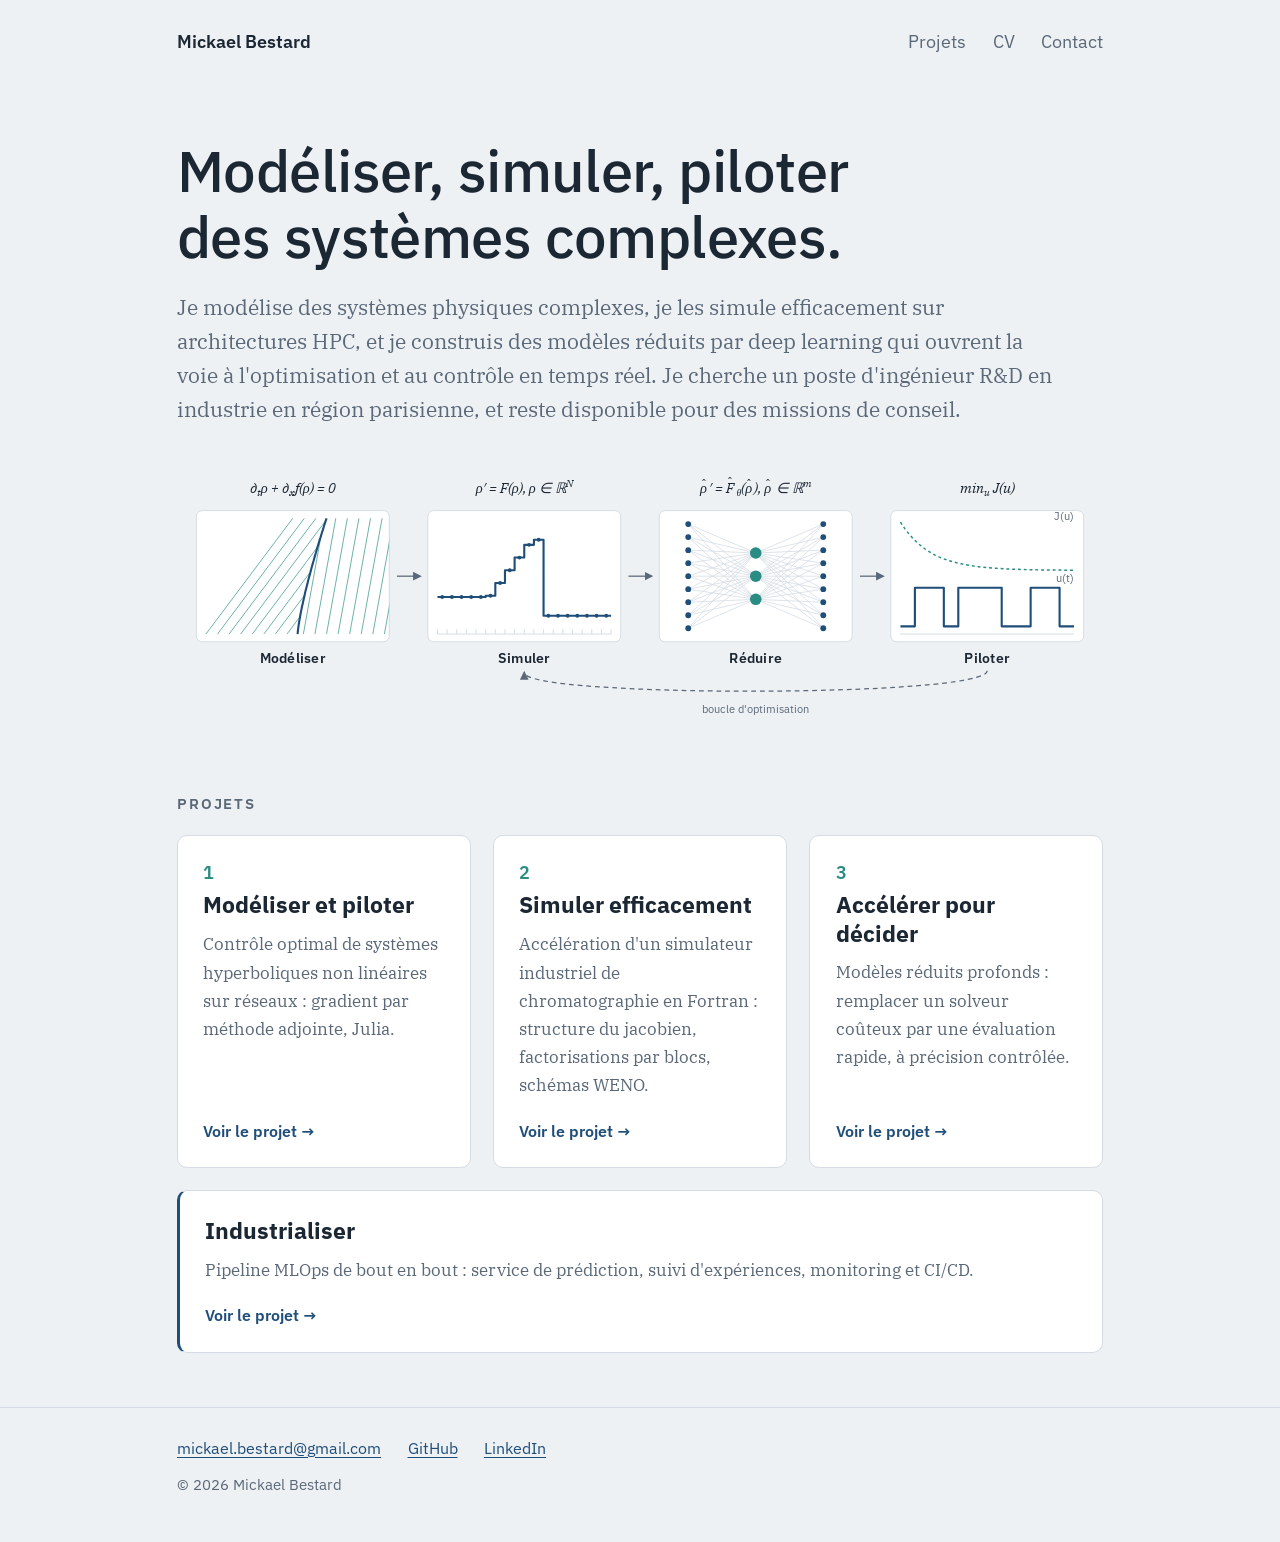
<file: index.html>
<!doctype html>
<html lang="fr">
<head>
  <meta charset="utf-8">
  <meta name="viewport" content="width=device-width, initial-scale=1">
  <title>Mickael Bestard — Modéliser, simuler, piloter</title>
  <meta name="description" content="Ingénieur R&D, docteur en mathématiques appliquées : modélisation, simulation HPC, modèles réduits et contrôle optimal.">
  <link rel="stylesheet" href="assets/style.css">
</head>
<body>
  <header class="site-header">
    <div class="wrap">
      <a class="name" href="index.html">Mickael Bestard</a>
      <nav>
        <a href="#projets">Projets</a>
        <a href="cv/cv-mickael-bestard.pdf">CV</a>
        <a href="mailto:mickael.bestard@gmail.com">Contact</a>
      </nav>
    </div>
  </header>

  <main class="wrap">
    <section class="hero">
      <h1>Modéliser, simuler, piloter des systèmes complexes.</h1>
      <p class="pitch">
        Je modélise des systèmes physiques complexes, je les simule efficacement sur architectures HPC,
        et je construis des modèles réduits par deep learning qui ouvrent la voie à l'optimisation et au contrôle en temps réel.
        Je cherche un poste d'ingénieur R&amp;D en industrie en région parisienne, et reste disponible pour des missions de conseil.
      </p>

      <!-- Démarche : modéliser → simuler → réduire → piloter, boucle de gradient. Généré, voir assets. -->
      <div class="approach-wrap"><svg class="approach" viewBox="0 0 960 256" role="img" aria-label="Démarche : modéliser par une loi de conservation, simuler par volumes finis, réduire le modèle par apprentissage, piloter par contrôle optimal, avec une boucle d'optimisation qui remonte jusqu'au modèle discrétisé.">
  <defs><clipPath id="clip1"><rect x="20" y="40" width="200" height="136" rx="6"/></clipPath><marker id="ah" viewBox="0 0 10 10" refX="8" refY="5" markerWidth="7" markerHeight="7" orient="auto-start-reverse"><path d="M0,0 L10,5 L0,10 z" class="ahead"/></marker></defs>
  <rect class="frame" x="20" y="40" width="200" height="136" rx="6"/><rect class="frame" x="260" y="40" width="200" height="136" rx="6"/><rect class="frame" x="500" y="40" width="200" height="136" rx="6"/><rect class="frame" x="740" y="40" width="200" height="136" rx="6"/><g class="p1" clip-path="url(#clip1)"><line class="char" x1="30" y1="168" x2="120.0" y2="48.0"/><line class="char" x1="42" y1="168" x2="132.0" y2="48.0"/><line class="char" x1="54" y1="168" x2="144.0" y2="48.0"/><line class="char" x1="66" y1="168" x2="154.5" y2="50.0"/><line class="char" x1="78" y1="168" x2="145.9" y2="77.5"/><line class="char" x1="90" y1="168" x2="138.8" y2="103.0"/><line class="char" x1="102" y1="168" x2="132.4" y2="127.5"/><line class="char" x1="114" y1="168" x2="127.9" y2="149.5"/><line class="char" x1="131" y1="168" x2="149.5" y2="65.0"/><line class="char" x1="143" y1="168" x2="164.6" y2="48.0"/><line class="char" x1="155" y1="168" x2="176.6" y2="48.0"/><line class="char" x1="167" y1="168" x2="188.6" y2="48.0"/><line class="char" x1="179" y1="168" x2="200.6" y2="48.0"/><line class="char" x1="191" y1="168" x2="212.6" y2="48.0"/><line class="char" x1="203" y1="168" x2="224.6" y2="48.0"/><line class="char" x1="215" y1="168" x2="236.6" y2="48.0"/><polyline class="main" points="125.0,168 125.4,164 125.9,160 126.5,156 127.2,152 127.9,148 128.7,144 129.5,140 130.4,136 131.3,132 132.2,128 133.1,124 134.1,120 135.1,116 136.1,112 137.2,108 138.3,104 139.3,100 140.4,96 141.6,92 142.7,88 143.9,84 145.0,80 146.2,76 147.4,72 148.7,68 149.9,64 151.2,60 152.4,56 153.7,52 155.0,48"/></g><line class="axis" x1="270" y1="168" x2="450" y2="168"/><line class="tick" x1="270.0" y1="168" x2="270.0" y2="163"/><line class="tick" x1="280.0" y1="168" x2="280.0" y2="163"/><line class="tick" x1="290.0" y1="168" x2="290.0" y2="163"/><line class="tick" x1="300.0" y1="168" x2="300.0" y2="163"/><line class="tick" x1="310.0" y1="168" x2="310.0" y2="163"/><line class="tick" x1="320.0" y1="168" x2="320.0" y2="163"/><line class="tick" x1="330.0" y1="168" x2="330.0" y2="163"/><line class="tick" x1="340.0" y1="168" x2="340.0" y2="163"/><line class="tick" x1="350.0" y1="168" x2="350.0" y2="163"/><line class="tick" x1="360.0" y1="168" x2="360.0" y2="163"/><line class="tick" x1="370.0" y1="168" x2="370.0" y2="163"/><line class="tick" x1="380.0" y1="168" x2="380.0" y2="163"/><line class="tick" x1="390.0" y1="168" x2="390.0" y2="163"/><line class="tick" x1="400.0" y1="168" x2="400.0" y2="163"/><line class="tick" x1="410.0" y1="168" x2="410.0" y2="163"/><line class="tick" x1="420.0" y1="168" x2="420.0" y2="163"/><line class="tick" x1="430.0" y1="168" x2="430.0" y2="163"/><line class="tick" x1="440.0" y1="168" x2="440.0" y2="163"/><line class="tick" x1="450.0" y1="168" x2="450.0" y2="163"/><path class="main" d="M270,129.6 L270.0,129.6 L280.0,129.6 L280.0,129.6 L290.0,129.6 L290.0,129.6 L300.0,129.6 L300.0,129.6 L310.0,129.6 L310.0,129.6 L320.0,129.6 L320.0,128.3 L330.0,128.3 L330.0,115.1 L340.0,115.1 L340.0,101.9 L350.0,101.9 L350.0,88.7 L360.0,88.7 L360.0,75.5 L370.0,75.5 L370.0,70.2 L380.0,70.2 L380.0,149.0 L390.0,149.0 L390.0,149.0 L400.0,149.0 L400.0,149.0 L410.0,149.0 L410.0,149.0 L420.0,149.0 L420.0,149.0 L430.0,149.0 L430.0,149.0 L440.0,149.0 L440.0,149.0 L450.0,149.0"/><circle class="dot" cx="275.0" cy="129.6" r="2"/><circle class="dot" cx="285.0" cy="129.6" r="2"/><circle class="dot" cx="295.0" cy="129.6" r="2"/><circle class="dot" cx="305.0" cy="129.6" r="2"/><circle class="dot" cx="315.0" cy="129.6" r="2"/><circle class="dot" cx="325.0" cy="128.3" r="2"/><circle class="dot" cx="335.0" cy="115.1" r="2"/><circle class="dot" cx="345.0" cy="101.9" r="2"/><circle class="dot" cx="355.0" cy="88.7" r="2"/><circle class="dot" cx="365.0" cy="75.5" r="2"/><circle class="dot" cx="375.0" cy="70.2" r="2"/><circle class="dot" cx="385.0" cy="149.0" r="2"/><circle class="dot" cx="395.0" cy="149.0" r="2"/><circle class="dot" cx="405.0" cy="149.0" r="2"/><circle class="dot" cx="415.0" cy="149.0" r="2"/><circle class="dot" cx="425.0" cy="149.0" r="2"/><circle class="dot" cx="435.0" cy="149.0" r="2"/><circle class="dot" cx="445.0" cy="149.0" r="2"/><line class="edge" x1="530" y1="54.0" x2="600.0" y2="84.0"/><line class="edge" x1="600.0" y1="84.0" x2="670" y2="54.0"/><line class="edge" x1="530" y1="54.0" x2="600.0" y2="108.0"/><line class="edge" x1="600.0" y1="108.0" x2="670" y2="54.0"/><line class="edge" x1="530" y1="54.0" x2="600.0" y2="132.0"/><line class="edge" x1="600.0" y1="132.0" x2="670" y2="54.0"/><line class="edge" x1="530" y1="67.5" x2="600.0" y2="84.0"/><line class="edge" x1="600.0" y1="84.0" x2="670" y2="67.5"/><line class="edge" x1="530" y1="67.5" x2="600.0" y2="108.0"/><line class="edge" x1="600.0" y1="108.0" x2="670" y2="67.5"/><line class="edge" x1="530" y1="67.5" x2="600.0" y2="132.0"/><line class="edge" x1="600.0" y1="132.0" x2="670" y2="67.5"/><line class="edge" x1="530" y1="81.0" x2="600.0" y2="84.0"/><line class="edge" x1="600.0" y1="84.0" x2="670" y2="81.0"/><line class="edge" x1="530" y1="81.0" x2="600.0" y2="108.0"/><line class="edge" x1="600.0" y1="108.0" x2="670" y2="81.0"/><line class="edge" x1="530" y1="81.0" x2="600.0" y2="132.0"/><line class="edge" x1="600.0" y1="132.0" x2="670" y2="81.0"/><line class="edge" x1="530" y1="94.5" x2="600.0" y2="84.0"/><line class="edge" x1="600.0" y1="84.0" x2="670" y2="94.5"/><line class="edge" x1="530" y1="94.5" x2="600.0" y2="108.0"/><line class="edge" x1="600.0" y1="108.0" x2="670" y2="94.5"/><line class="edge" x1="530" y1="94.5" x2="600.0" y2="132.0"/><line class="edge" x1="600.0" y1="132.0" x2="670" y2="94.5"/><line class="edge" x1="530" y1="108.0" x2="600.0" y2="84.0"/><line class="edge" x1="600.0" y1="84.0" x2="670" y2="108.0"/><line class="edge" x1="530" y1="108.0" x2="600.0" y2="108.0"/><line class="edge" x1="600.0" y1="108.0" x2="670" y2="108.0"/><line class="edge" x1="530" y1="108.0" x2="600.0" y2="132.0"/><line class="edge" x1="600.0" y1="132.0" x2="670" y2="108.0"/><line class="edge" x1="530" y1="121.5" x2="600.0" y2="84.0"/><line class="edge" x1="600.0" y1="84.0" x2="670" y2="121.5"/><line class="edge" x1="530" y1="121.5" x2="600.0" y2="108.0"/><line class="edge" x1="600.0" y1="108.0" x2="670" y2="121.5"/><line class="edge" x1="530" y1="121.5" x2="600.0" y2="132.0"/><line class="edge" x1="600.0" y1="132.0" x2="670" y2="121.5"/><line class="edge" x1="530" y1="135.0" x2="600.0" y2="84.0"/><line class="edge" x1="600.0" y1="84.0" x2="670" y2="135.0"/><line class="edge" x1="530" y1="135.0" x2="600.0" y2="108.0"/><line class="edge" x1="600.0" y1="108.0" x2="670" y2="135.0"/><line class="edge" x1="530" y1="135.0" x2="600.0" y2="132.0"/><line class="edge" x1="600.0" y1="132.0" x2="670" y2="135.0"/><line class="edge" x1="530" y1="148.5" x2="600.0" y2="84.0"/><line class="edge" x1="600.0" y1="84.0" x2="670" y2="148.5"/><line class="edge" x1="530" y1="148.5" x2="600.0" y2="108.0"/><line class="edge" x1="600.0" y1="108.0" x2="670" y2="148.5"/><line class="edge" x1="530" y1="148.5" x2="600.0" y2="132.0"/><line class="edge" x1="600.0" y1="132.0" x2="670" y2="148.5"/><line class="edge" x1="530" y1="162.0" x2="600.0" y2="84.0"/><line class="edge" x1="600.0" y1="84.0" x2="670" y2="162.0"/><line class="edge" x1="530" y1="162.0" x2="600.0" y2="108.0"/><line class="edge" x1="600.0" y1="108.0" x2="670" y2="162.0"/><line class="edge" x1="530" y1="162.0" x2="600.0" y2="132.0"/><line class="edge" x1="600.0" y1="132.0" x2="670" y2="162.0"/><circle class="dot" cx="530" cy="54.0" r="3"/><circle class="dot" cx="670" cy="54.0" r="3"/><circle class="dot" cx="530" cy="67.5" r="3"/><circle class="dot" cx="670" cy="67.5" r="3"/><circle class="dot" cx="530" cy="81.0" r="3"/><circle class="dot" cx="670" cy="81.0" r="3"/><circle class="dot" cx="530" cy="94.5" r="3"/><circle class="dot" cx="670" cy="94.5" r="3"/><circle class="dot" cx="530" cy="108.0" r="3"/><circle class="dot" cx="670" cy="108.0" r="3"/><circle class="dot" cx="530" cy="121.5" r="3"/><circle class="dot" cx="670" cy="121.5" r="3"/><circle class="dot" cx="530" cy="135.0" r="3"/><circle class="dot" cx="670" cy="135.0" r="3"/><circle class="dot" cx="530" cy="148.5" r="3"/><circle class="dot" cx="670" cy="148.5" r="3"/><circle class="dot" cx="530" cy="162.0" r="3"/><circle class="dot" cx="670" cy="162.0" r="3"/><circle class="mode" cx="600.0" cy="84.0" r="6"/><circle class="mode" cx="600.0" cy="108.0" r="6"/><circle class="mode" cx="600.0" cy="132.0" r="6"/><line class="axis" x1="750" y1="168" x2="930" y2="168"/><path class="main" d="M750,160 L750.0,160 L765.0,160 L765.0,120 L780.0,120 L780.0,120 L795.0,120 L795.0,160 L810.0,160 L810.0,120 L825.0,120 L825.0,120 L840.0,120 L840.0,120 L855.0,120 L855.0,160 L870.0,160 L870.0,160 L885.0,160 L885.0,120 L900.0,120 L900.0,120 L915.0,120 L915.0,160 L930.0,160"/><polyline class="cost" points="750.0,52.0 754.5,58.7 759.0,64.4 763.5,69.4 768.0,73.8 772.5,77.5 777.0,80.8 781.5,83.6 786.0,86.1 790.5,88.2 795.0,90.0 799.5,91.6 804.0,93.0 808.5,94.2 813.0,95.2 817.5,96.1 822.0,96.9 826.5,97.6 831.0,98.2 835.5,98.7 840.0,99.1 844.5,99.5 849.0,99.8 853.5,100.1 858.0,100.4 862.5,100.6 867.0,100.8 871.5,100.9 876.0,101.1 880.5,101.2 885.0,101.3 889.5,101.4 894.0,101.5 898.5,101.6 903.0,101.6 907.5,101.7 912.0,101.7 916.5,101.7 921.0,101.8 925.5,101.8 930.0,101.8"/><text class="note" x="930" y="50" text-anchor="end">J(u)</text><text class="note" x="930" y="114" text-anchor="end">u(t)</text><text class="math" x="120.0" y="22" text-anchor="middle">∂<tspan class="sub" dy="3">t</tspan><tspan dy="-3">ρ + ∂</tspan><tspan class="sub" dy="3">x</tspan><tspan dy="-3">f(ρ) = 0</tspan></text><text class="lab" x="120.0" y="198" text-anchor="middle">Modéliser</text><text class="math" x="360.0" y="22" text-anchor="middle">ρ′ = F(ρ),  ρ ∈ ℝ<tspan class="sup" dy="-6">N</tspan></text><text class="lab" x="360.0" y="198" text-anchor="middle">Simuler</text><text class="math" x="600.0" y="22" text-anchor="middle"><tspan>ρ</tspan><tspan class="hat" dx="-7" dy="-4">ˆ</tspan><tspan dy="4" dx="1">′ = F</tspan><tspan class="hat" dx="-8" dy="-6">ˆ</tspan><tspan class="sub" dx="2" dy="9">θ</tspan><tspan dy="-3">(ρ</tspan><tspan class="hat" dx="-7" dy="-4">ˆ</tspan><tspan dy="4" dx="1">),  ρ</tspan><tspan class="hat" dx="-7" dy="-4">ˆ</tspan><tspan dy="4" dx="1"> ∈ ℝ</tspan><tspan class="sup" dy="-6">m</tspan></text><text class="lab" x="600.0" y="198" text-anchor="middle">Réduire</text><text class="math" x="840.0" y="22" text-anchor="middle">min<tspan class="sub" dy="3">u</tspan><tspan dy="-3"> J(u)</tspan></text><text class="lab" x="840.0" y="198" text-anchor="middle">Piloter</text><path class="arrow" d="M228,108.0 L252,108.0" marker-end="url(#ah)"/><path class="arrow" d="M468,108.0 L492,108.0" marker-end="url(#ah)"/><path class="arrow" d="M708,108.0 L732,108.0" marker-end="url(#ah)"/><path class="loop" d="M840.0,206 C 840.0,234 360.0,234 360.0,208" marker-end="url(#ah)"/><text class="note" x="600" y="250" text-anchor="middle">boucle d'optimisation</text>
</svg></div>
    </section>

    <section id="projets" aria-labelledby="projets-titre">
      <h2 class="section-title" id="projets-titre">Projets</h2>
      <ol class="pipeline">
        <li>
          <span class="step">1</span>
          <h2><a href="projets/controle-optimal.html">Modéliser et piloter</a></h2>
          <p>Contrôle optimal de systèmes hyperboliques non linéaires sur réseaux : gradient par méthode adjointe, Julia.</p>
          <span class="more" aria-hidden="true">Voir le projet <span class="arr">→</span></span>
        </li>
        <li>
          <span class="step">2</span>
          <h2><a href="projets/hpc.html">Simuler efficacement</a></h2>
          <p>Accélération d'un simulateur industriel de chromatographie en Fortran : structure du jacobien, factorisations par blocs, schémas WENO.</p>
          <span class="more" aria-hidden="true">Voir le projet <span class="arr">→</span></span>
        </li>
        <li>
          <span class="step">3</span>
          <h2><a href="projets/deep-rom.html">Accélérer pour décider</a></h2>
          <p>Modèles réduits profonds : remplacer un solveur coûteux par une évaluation rapide, à précision contrôlée.</p>
          <span class="more" aria-hidden="true">Voir le projet <span class="arr">→</span></span>
        </li>
      </ol>

      <aside class="secondary">
        <h2><a href="projets/industrialisation.html">Industrialiser</a></h2>
        <p>Pipeline MLOps de bout en bout : service de prédiction, suivi d'expériences, monitoring et CI/CD.</p>
        <span class="more" aria-hidden="true">Voir le projet <span class="arr">→</span></span>
      </aside>
    </section>
  </main>

  <footer class="site-footer">
    <div class="wrap">
      <a href="mailto:mickael.bestard@gmail.com">mickael.bestard@gmail.com</a>
      <a href="https://github.com/mickaelbestard">GitHub</a>
      <a href="https://www.linkedin.com/in/mbestard">LinkedIn</a>
      <span class="copy">© 2026 Mickael Bestard</span>
    </div>
  </footer>
</body>
</html>
</file>
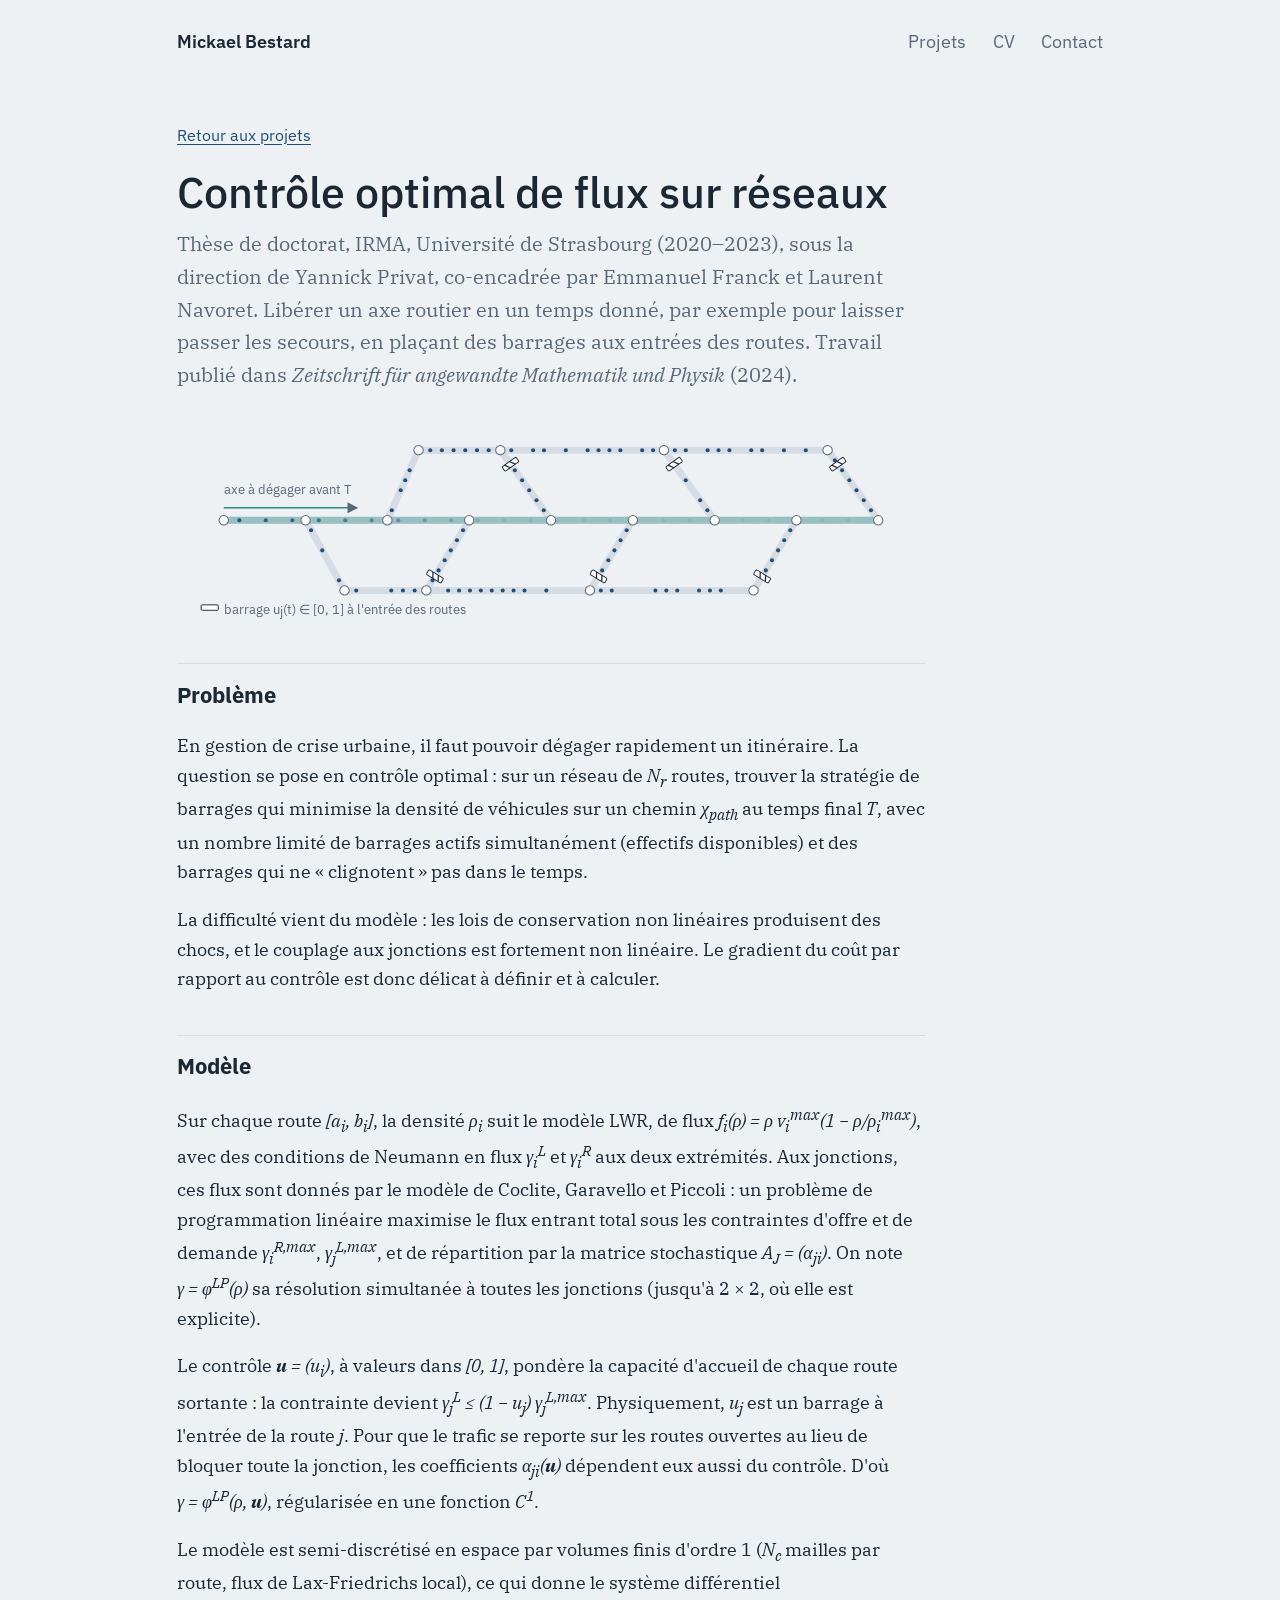
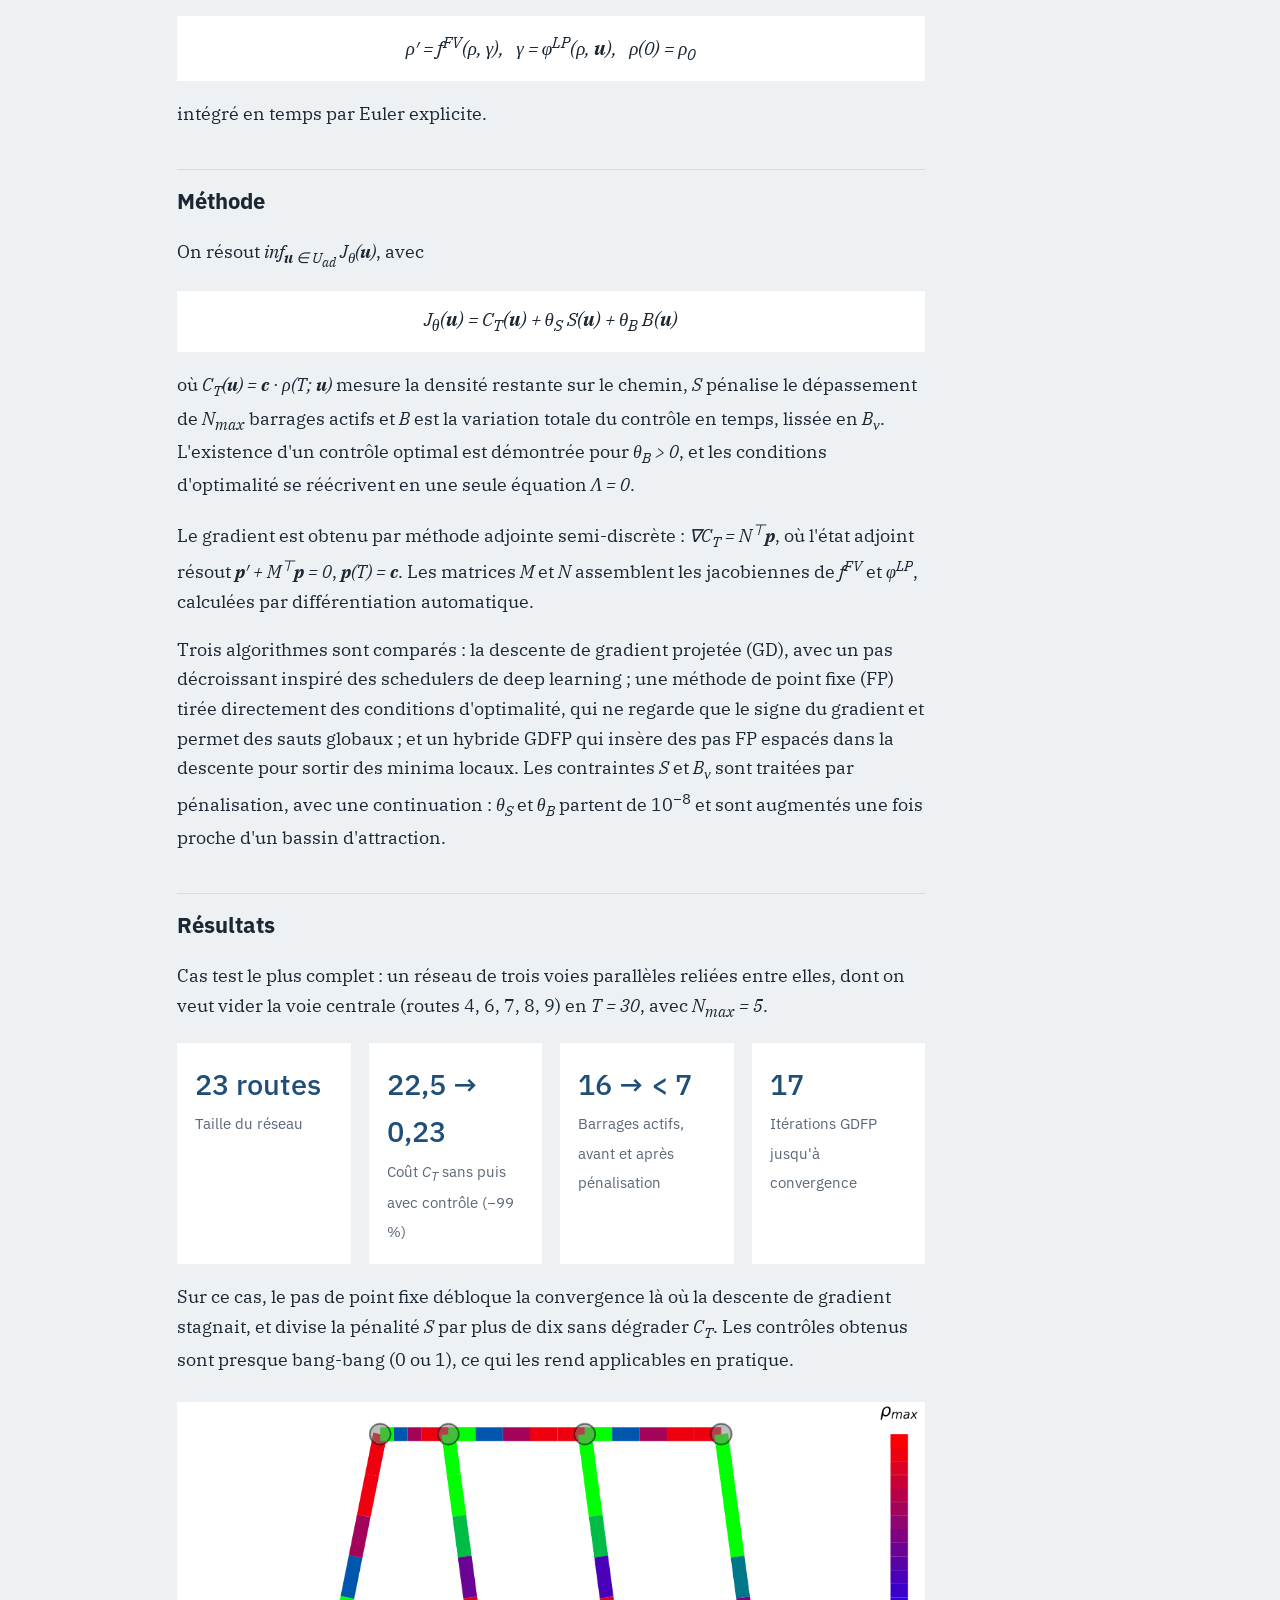
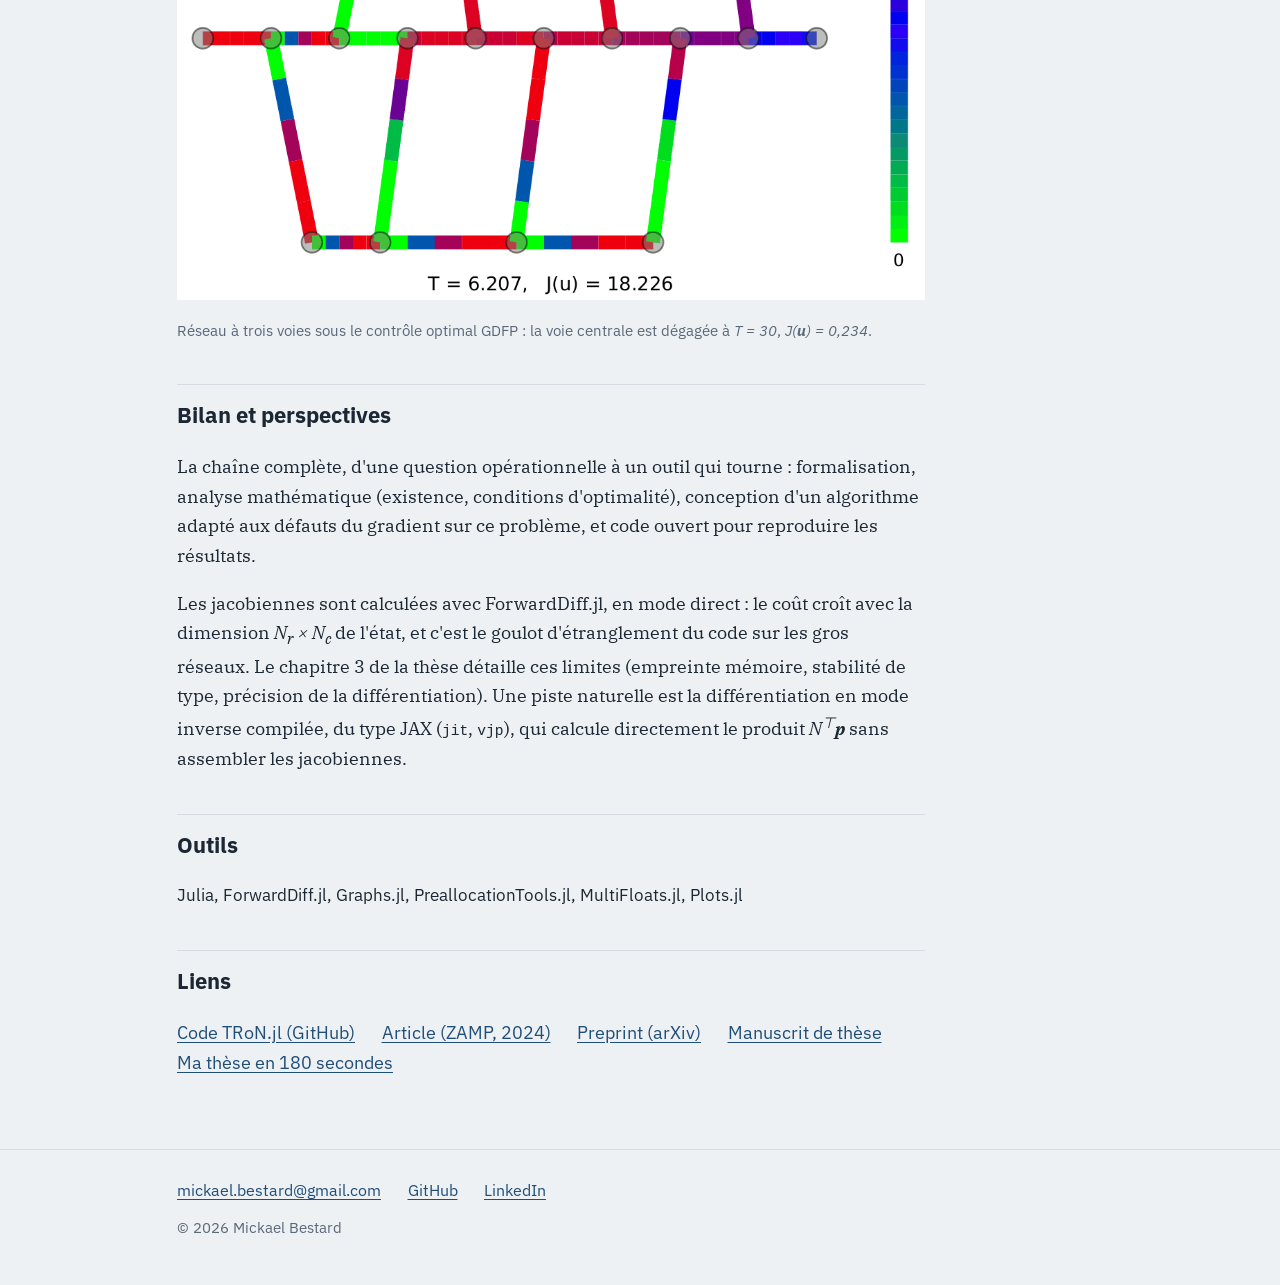
<file: projets/controle-optimal.html>
<!doctype html>
<html lang="fr">
<head>
  <meta charset="utf-8">
  <meta name="viewport" content="width=device-width, initial-scale=1">
  <title>Contrôle optimal de flux sur réseaux — Mickael Bestard</title>
  <meta name="description" content="Thèse : scénario optimal d'évacuation routière, contrôle optimal du modèle LWR sur réseau, méthode adjointe et algorithme hybride GDFP en Julia.">
  <link rel="stylesheet" href="../assets/style.css">
</head>
<body>
  <header class="site-header">
    <div class="wrap">
      <a class="name" href="../index.html">Mickael Bestard</a>
      <nav>
        <a href="../index.html#projets">Projets</a>
        <a href="../cv/cv-mickael-bestard.pdf">CV</a>
        <a href="mailto:mickael.bestard@gmail.com">Contact</a>
      </nav>
    </div>
  </header>

  <main class="wrap">
    <article class="project">
      <a class="back" href="../index.html#projets">Retour aux projets</a>
      <h1>Contrôle optimal de flux sur réseaux</h1>
      <p class="lead">Thèse de doctorat, IRMA, Université de Strasbourg (2020–2023), sous la direction de Yannick Privat, co-encadrée par Emmanuel Franck et Laurent Navoret. Libérer un axe routier en un temps donné, par exemple pour laisser passer les secours, en plaçant des barrages aux entrées des routes. Travail publié dans <i>Zeitschrift für angewandte Mathematik und Physik</i> (2024).</p>
      <figure class="banner"><svg class="approach" viewBox="0 0 960 262" role="img" aria-label="Réseau routier dont l'axe central doit être dégagé avant un temps T, en plaçant des barrages à l'entrée des routes adjacentes."><defs><marker id="ah" viewBox="0 0 10 10" refX="8" refY="5" markerWidth="7" markerHeight="7" orient="auto-start-reverse"><path d="M0,0 L10,5 L0,10 z" class="ahead"/></marker></defs><line class="roadbg" x1="60" y1="130" x2="165" y2="130"/><line class="roadbg" x1="165" y1="130" x2="270" y2="130"/><line class="roadbg" x1="270" y1="130" x2="375" y2="130"/><line class="roadbg" x1="375" y1="130" x2="480" y2="130"/><line class="roadbg" x1="480" y1="130" x2="585" y2="130"/><line class="roadbg" x1="585" y1="130" x2="690" y2="130"/><line class="roadbg" x1="690" y1="130" x2="795" y2="130"/><line class="roadbg" x1="795" y1="130" x2="900" y2="130"/><line class="roadbg" x1="310" y1="40" x2="415" y2="40"/><line class="roadbg" x1="415" y1="40" x2="625" y2="40"/><line class="roadbg" x1="625" y1="40" x2="835" y2="40"/><line class="roadbg" x1="215" y1="220" x2="320" y2="220"/><line class="roadbg" x1="320" y1="220" x2="530" y2="220"/><line class="roadbg" x1="530" y1="220" x2="740" y2="220"/><line class="roadbg" x1="270" y1="130" x2="310" y2="40"/><line class="roadbg" x1="415" y1="40" x2="480" y2="130"/><line class="roadbg" x1="625" y1="40" x2="690" y2="130"/><line class="roadbg" x1="835" y1="40" x2="900" y2="130"/><line class="roadbg" x1="165" y1="130" x2="215" y2="220"/><line class="roadbg" x1="320" y1="220" x2="375" y2="130"/><line class="roadbg" x1="530" y1="220" x2="585" y2="130"/><line class="roadbg" x1="740" y1="220" x2="795" y2="130"/><circle class="dot" cx="325.0" cy="40.0" r="2.6"/><circle class="dot" cx="340.0" cy="40.0" r="2.6"/><circle class="dot" cx="355.0" cy="40.0" r="2.6"/><circle class="dot" cx="370.0" cy="40.0" r="2.6"/><circle class="dot" cx="385.0" cy="40.0" r="2.6"/><circle class="dot" cx="400.0" cy="40.0" r="2.6"/><circle class="dot" cx="429.0" cy="40.0" r="2.6"/><circle class="dot" cx="457.0" cy="40.0" r="2.6"/><circle class="dot" cx="471.0" cy="40.0" r="2.6"/><circle class="dot" cx="499.0" cy="40.0" r="2.6"/><circle class="dot" cx="527.0" cy="40.0" r="2.6"/><circle class="dot" cx="541.0" cy="40.0" r="2.6"/><circle class="dot" cx="555.0" cy="40.0" r="2.6"/><circle class="dot" cx="569.0" cy="40.0" r="2.6"/><circle class="dot" cx="597.0" cy="40.0" r="2.6"/><circle class="dot" cx="611.0" cy="40.0" r="2.6"/><circle class="dot" cx="639.0" cy="40.0" r="2.6"/><circle class="dot" cx="653.0" cy="40.0" r="2.6"/><circle class="dot" cx="681.0" cy="40.0" r="2.6"/><circle class="dot" cx="695.0" cy="40.0" r="2.6"/><circle class="dot" cx="709.0" cy="40.0" r="2.6"/><circle class="dot" cx="737.0" cy="40.0" r="2.6"/><circle class="dot" cx="751.0" cy="40.0" r="2.6"/><circle class="dot" cx="779.0" cy="40.0" r="2.6"/><circle class="dot" cx="807.0" cy="40.0" r="2.6"/><circle class="dot" cx="230.0" cy="220.0" r="2.6"/><circle class="dot" cx="275.0" cy="220.0" r="2.6"/><circle class="dot" cx="290.0" cy="220.0" r="2.6"/><circle class="dot" cx="305.0" cy="220.0" r="2.6"/><circle class="dot" cx="348.0" cy="220.0" r="2.6"/><circle class="dot" cx="362.0" cy="220.0" r="2.6"/><circle class="dot" cx="376.0" cy="220.0" r="2.6"/><circle class="dot" cx="390.0" cy="220.0" r="2.6"/><circle class="dot" cx="404.0" cy="220.0" r="2.6"/><circle class="dot" cx="418.0" cy="220.0" r="2.6"/><circle class="dot" cx="432.0" cy="220.0" r="2.6"/><circle class="dot" cx="446.0" cy="220.0" r="2.6"/><circle class="dot" cx="474.0" cy="220.0" r="2.6"/><circle class="dot" cx="544.0" cy="220.0" r="2.6"/><circle class="dot" cx="558.0" cy="220.0" r="2.6"/><circle class="dot" cx="614.0" cy="220.0" r="2.6"/><circle class="dot" cx="628.0" cy="220.0" r="2.6"/><circle class="dot" cx="642.0" cy="220.0" r="2.6"/><circle class="dot" cx="670.0" cy="220.0" r="2.6"/><circle class="dot" cx="684.0" cy="220.0" r="2.6"/><circle class="dot" cx="698.0" cy="220.0" r="2.6"/><circle class="dot" cx="275.7" cy="117.1" r="2.6"/><circle class="dot" cx="287.1" cy="91.4" r="2.6"/><circle class="dot" cx="292.9" cy="78.6" r="2.6"/><circle class="dot" cx="298.6" cy="65.7" r="2.6"/><circle class="dot" cx="433.6" cy="65.7" r="2.6"/><circle class="dot" cx="442.9" cy="78.6" r="2.6"/><circle class="dot" cx="452.1" cy="91.4" r="2.6"/><circle class="dot" cx="461.4" cy="104.3" r="2.6"/><circle class="dot" cx="470.7" cy="117.1" r="2.6"/><circle class="dot" cx="652.9" cy="78.6" r="2.6"/><circle class="dot" cx="671.4" cy="104.3" r="2.6"/><circle class="dot" cx="680.7" cy="117.1" r="2.6"/><circle class="dot" cx="844.3" cy="52.9" r="2.6"/><circle class="dot" cx="853.6" cy="65.7" r="2.6"/><circle class="dot" cx="862.9" cy="78.6" r="2.6"/><circle class="dot" cx="872.1" cy="91.4" r="2.6"/><circle class="dot" cx="881.4" cy="104.3" r="2.6"/><circle class="dot" cx="890.7" cy="117.1" r="2.6"/><circle class="dot" cx="172.1" cy="142.9" r="2.6"/><circle class="dot" cx="186.4" cy="168.6" r="2.6"/><circle class="dot" cx="207.9" cy="207.1" r="2.6"/><circle class="dot" cx="327.9" cy="207.1" r="2.6"/><circle class="dot" cx="335.7" cy="194.3" r="2.6"/><circle class="dot" cx="343.6" cy="181.4" r="2.6"/><circle class="dot" cx="351.4" cy="168.6" r="2.6"/><circle class="dot" cx="359.3" cy="155.7" r="2.6"/><circle class="dot" cx="367.1" cy="142.9" r="2.6"/><circle class="dot" cx="545.7" cy="194.3" r="2.6"/><circle class="dot" cx="553.6" cy="181.4" r="2.6"/><circle class="dot" cx="561.4" cy="168.6" r="2.6"/><circle class="dot" cx="569.3" cy="155.7" r="2.6"/><circle class="dot" cx="577.1" cy="142.9" r="2.6"/><circle class="dot" cx="755.7" cy="194.3" r="2.6"/><circle class="dot" cx="763.6" cy="181.4" r="2.6"/><circle class="dot" cx="771.4" cy="168.6" r="2.6"/><circle class="dot" cx="779.3" cy="155.7" r="2.6"/><circle class="dot" cx="787.1" cy="142.9" r="2.6"/><line class="axisclear" x1="60" y1="130" x2="900" y2="130"/><circle class="dot" cx="80" cy="130" r="2.6" opacity="0.95"/><circle class="dot" cx="114" cy="130" r="2.6" opacity="0.86"/><circle class="dot" cx="148" cy="130" r="2.6" opacity="0.78"/><circle class="dot" cx="182" cy="130" r="2.6" opacity="0.70"/><circle class="dot" cx="216" cy="130" r="2.6" opacity="0.61"/><circle class="dot" cx="250" cy="130" r="2.6" opacity="0.53"/><circle class="dot" cx="284" cy="130" r="2.6" opacity="0.44"/><circle class="dot" cx="318" cy="130" r="2.6" opacity="0.35"/><circle class="dot" cx="352" cy="130" r="2.6" opacity="0.27"/><circle class="dot" cx="386" cy="130" r="2.6" opacity="0.19"/><circle class="dot" cx="420" cy="130" r="2.6" opacity="0.10"/><circle class="dot" cx="454" cy="130" r="2.6" opacity="0.08"/><circle class="dot" cx="488" cy="130" r="2.6" opacity="0.08"/><circle class="dot" cx="522" cy="130" r="2.6" opacity="0.08"/><circle class="dot" cx="556" cy="130" r="2.6" opacity="0.08"/><circle class="dot" cx="590" cy="130" r="2.6" opacity="0.08"/><circle class="dot" cx="624" cy="130" r="2.6" opacity="0.08"/><circle class="dot" cx="658" cy="130" r="2.6" opacity="0.08"/><circle class="dot" cx="692" cy="130" r="2.6" opacity="0.08"/><circle class="dot" cx="726" cy="130" r="2.6" opacity="0.08"/><circle class="dot" cx="760" cy="130" r="2.6" opacity="0.08"/><circle class="dot" cx="794" cy="130" r="2.6" opacity="0.08"/><circle class="dot" cx="828" cy="130" r="2.6" opacity="0.08"/><circle class="dot" cx="862" cy="130" r="2.6" opacity="0.08"/><circle class="dot" cx="896" cy="130" r="2.6" opacity="0.08"/><text class="note" x="60.0" y="96.0" text-anchor="start">axe à dégager avant T</text><path class="arrow strong" d="M60,114 L230,114" marker-end="url(#ah)"/><g transform="translate(428.0,58.0) rotate(144.2)"><rect class="block" x="-11" y="-3.5" width="22" height="7" rx="1.5"/><line class="blockstripe" x1="-5" y1="-3.5" x2="-1" y2="3.5"/><line class="blockstripe" x1="3" y1="-3.5" x2="7" y2="3.5"/></g><g transform="translate(638.0,58.0) rotate(144.2)"><rect class="block" x="-11" y="-3.5" width="22" height="7" rx="1.5"/><line class="blockstripe" x1="-5" y1="-3.5" x2="-1" y2="3.5"/><line class="blockstripe" x1="3" y1="-3.5" x2="7" y2="3.5"/></g><g transform="translate(848.0,58.0) rotate(144.2)"><rect class="block" x="-11" y="-3.5" width="22" height="7" rx="1.5"/><line class="blockstripe" x1="-5" y1="-3.5" x2="-1" y2="3.5"/><line class="blockstripe" x1="3" y1="-3.5" x2="7" y2="3.5"/></g><g transform="translate(331.0,202.0) rotate(31.4)"><rect class="block" x="-11" y="-3.5" width="22" height="7" rx="1.5"/><line class="blockstripe" x1="-5" y1="-3.5" x2="-1" y2="3.5"/><line class="blockstripe" x1="3" y1="-3.5" x2="7" y2="3.5"/></g><g transform="translate(541.0,202.0) rotate(31.4)"><rect class="block" x="-11" y="-3.5" width="22" height="7" rx="1.5"/><line class="blockstripe" x1="-5" y1="-3.5" x2="-1" y2="3.5"/><line class="blockstripe" x1="3" y1="-3.5" x2="7" y2="3.5"/></g><g transform="translate(751.0,202.0) rotate(31.4)"><rect class="block" x="-11" y="-3.5" width="22" height="7" rx="1.5"/><line class="blockstripe" x1="-5" y1="-3.5" x2="-1" y2="3.5"/><line class="blockstripe" x1="3" y1="-3.5" x2="7" y2="3.5"/></g><circle class="node" cx="60" cy="130" r="6"/><circle class="node" cx="165" cy="130" r="6"/><circle class="node" cx="270" cy="130" r="6"/><circle class="node" cx="375" cy="130" r="6"/><circle class="node" cx="480" cy="130" r="6"/><circle class="node" cx="585" cy="130" r="6"/><circle class="node" cx="690" cy="130" r="6"/><circle class="node" cx="795" cy="130" r="6"/><circle class="node" cx="900" cy="130" r="6"/><circle class="node" cx="310" cy="40" r="6"/><circle class="node" cx="415" cy="40" r="6"/><circle class="node" cx="625" cy="40" r="6"/><circle class="node" cx="835" cy="40" r="6"/><circle class="node" cx="215" cy="220" r="6"/><circle class="node" cx="320" cy="220" r="6"/><circle class="node" cx="530" cy="220" r="6"/><circle class="node" cx="740" cy="220" r="6"/><text class="note" x="60.0" y="250.0" text-anchor="start">barrage u<tspan class="sub" dy="3">j</tspan><tspan dy="-3">(t) ∈ [0, 1] à l'entrée des routes</tspan></text><g transform="translate(48,246)"><rect class="block" x="-11" y="-3.5" width="22" height="7" rx="1.5" transform="translate(-6,-4)"/></g></svg></figure>
      <!-- Notations reprises de l'article (ZAMP 75, 146, 2024) et du chapitre 2 de la thèse. -->

      <h2>Problème</h2>
      <p>En gestion de crise urbaine, il faut pouvoir dégager rapidement un itinéraire. La question se pose en contrôle optimal : sur un réseau de <span class="m">N<sub>r</sub></span> routes, trouver la stratégie de barrages qui minimise la densité de véhicules sur un chemin <span class="m">χ<sub>path</sub></span> au temps final <span class="m">T</span>, avec un nombre limité de barrages actifs simultanément (effectifs disponibles) et des barrages qui ne « clignotent » pas dans le temps.</p>
      <p>La difficulté vient du modèle : les lois de conservation non linéaires produisent des chocs, et le couplage aux jonctions est fortement non linéaire. Le gradient du coût par rapport au contrôle est donc délicat à définir et à calculer.</p>

      <h2>Modèle</h2>
      <p>Sur chaque route <span class="m">[a<sub>i</sub>, b<sub>i</sub>]</span>, la densité <span class="m">ρ<sub>i</sub></span> suit le modèle LWR, de flux <span class="m">f<sub>i</sub>(ρ) = ρ v<sub>i</sub><sup>max</sup>(1 − ρ/ρ<sub>i</sub><sup>max</sup>)</span>, avec des conditions de Neumann en flux <span class="m">γ<sub>i</sub><sup>L</sup></span> et <span class="m">γ<sub>i</sub><sup>R</sup></span> aux deux extrémités. Aux jonctions, ces flux sont donnés par le modèle de Coclite, Garavello et Piccoli : un problème de programmation linéaire maximise le flux entrant total sous les contraintes d'offre et de demande <span class="m">γ<sub>i</sub><sup>R,max</sup></span>, <span class="m">γ<sub>j</sub><sup>L,max</sup></span>, et de répartition par la matrice stochastique <span class="m">A<sub>J</sub> = (α<sub>ji</sub>)</span>. On note <span class="m">γ = φ<sup>LP</sup>(ρ)</span> sa résolution simultanée à toutes les jonctions (jusqu'à 2 × 2, où elle est explicite).</p>
      <p>Le contrôle <span class="m"><b>u</b> = (u<sub>i</sub>)</span>, à valeurs dans <span class="m">[0, 1]</span>, pondère la capacité d'accueil de chaque route sortante : la contrainte devient <span class="m">γ<sub>j</sub><sup>L</sup> ≤ (1 − u<sub>j</sub>) γ<sub>j</sub><sup>L,max</sup></span>. Physiquement, <span class="m">u<sub>j</sub></span> est un barrage à l'entrée de la route <span class="m">j</span>. Pour que le trafic se reporte sur les routes ouvertes au lieu de bloquer toute la jonction, les coefficients <span class="m">α<sub>ji</sub>(<b>u</b>)</span> dépendent eux aussi du contrôle. D'où <span class="m">γ = φ<sup>LP</sup>(ρ, <b>u</b>)</span>, régularisée en une fonction <span class="m">C<sup>1</sup></span>.</p>
      <p>Le modèle est semi-discrétisé en espace par volumes finis d'ordre 1 (<span class="m">N<sub>c</sub></span> mailles par route, flux de Lax-Friedrichs local), ce qui donne le système différentiel</p>
      <p class="eq"><span class="m">ρ′ = f<sup>FV</sup>(ρ, γ),&nbsp;&nbsp; γ = φ<sup>LP</sup>(ρ, <b>u</b>),&nbsp;&nbsp; ρ(0) = ρ<sub>0</sub></span></p>
      <p>intégré en temps par Euler explicite.</p>

      <h2>Méthode</h2>
      <p>On résout <span class="m">inf<sub><b>u</b> ∈ U<sub>ad</sub></sub> J<sub>θ</sub>(<b>u</b>)</span>, avec</p>
      <p class="eq"><span class="m">J<sub>θ</sub>(<b>u</b>) = C<sub>T</sub>(<b>u</b>) + θ<sub>S</sub> S(<b>u</b>) + θ<sub>B</sub> B(<b>u</b>)</span></p>
      <p>où <span class="m">C<sub>T</sub>(<b>u</b>) = <b>c</b> · ρ(T; <b>u</b>)</span> mesure la densité restante sur le chemin, <span class="m">S</span> pénalise le dépassement de <span class="m">N<sub>max</sub></span> barrages actifs et <span class="m">B</span> est la variation totale du contrôle en temps, lissée en <span class="m">B<sub>ν</sub></span>. L'existence d'un contrôle optimal est démontrée pour <span class="m">θ<sub>B</sub> &gt; 0</span>, et les conditions d'optimalité se réécrivent en une seule équation <span class="m">Λ = 0</span>.</p>
      <p>Le gradient est obtenu par méthode adjointe semi-discrète : <span class="m">∇C<sub>T</sub> = N<sup>⊤</sup><b>p</b></span>, où l'état adjoint résout <span class="m"><b>p</b>′ + M<sup>⊤</sup><b>p</b> = 0</span>, <span class="m"><b>p</b>(T) = <b>c</b></span>. Les matrices <span class="m">M</span> et <span class="m">N</span> assemblent les jacobiennes de <span class="m">f<sup>FV</sup></span> et <span class="m">φ<sup>LP</sup></span>, calculées par différentiation automatique.</p>
      <p>Trois algorithmes sont comparés : la descente de gradient projetée (GD), avec un pas décroissant inspiré des schedulers de deep learning ; une méthode de point fixe (FP) tirée directement des conditions d'optimalité, qui ne regarde que le signe du gradient et permet des sauts globaux ; et un hybride GDFP qui insère des pas FP espacés dans la descente pour sortir des minima locaux. Les contraintes <span class="m">S</span> et <span class="m">B<sub>ν</sub></span> sont traitées par pénalisation, avec une continuation : <span class="m">θ<sub>S</sub></span> et <span class="m">θ<sub>B</sub></span> partent de 10<sup>−8</sup> et sont augmentés une fois proche d'un bassin d'attraction.</p>

      <h2>Résultats</h2>
      <p>Cas test le plus complet : un réseau de trois voies parallèles reliées entre elles, dont on veut vider la voie centrale (routes 4, 6, 7, 8, 9) en <span class="m">T = 30</span>, avec <span class="m">N<sub>max</sub> = 5</span>.</p>
      <div class="figures">
        <div><strong>23 routes</strong><span>Taille du réseau</span></div>
        <div><strong>22,5 → 0,23</strong><span>Coût <span class="m">C<sub>T</sub></span> sans puis avec contrôle (−99 %)</span></div>
        <div><strong>16 → &lt; 7</strong><span>Barrages actifs, avant et après pénalisation</span></div>
        <div><strong>17</strong><span>Itérations GDFP jusqu'à convergence</span></div>
      </div>
      <p>Sur ce cas, le pas de point fixe débloque la convergence là où la descente de gradient stagnait, et divise la pénalité <span class="m">S</span> par plus de dix sans dégrader <span class="m">C<sub>T</sub></span>. Les contrôles obtenus sont presque bang-bang (0 ou 1), ce qui les rend applicables en pratique.</p>
      <figure>
        <img src="../assets/img/controle-optimal.gif" alt="Animation du réseau à trois voies : densité de véhicules sur chaque route, du vert (vide) au rouge (saturé). Au temps final, la voie centrale est presque vide.">
        <figcaption>Réseau à trois voies sous le contrôle optimal GDFP : la voie centrale est dégagée à <span class="m">T = 30</span>, <span class="m">J(<b>u</b>) = 0,234</span>.</figcaption>
      </figure>

      <h2>Bilan et perspectives</h2>
      <p>La chaîne complète, d'une question opérationnelle à un outil qui tourne : formalisation, analyse mathématique (existence, conditions d'optimalité), conception d'un algorithme adapté aux défauts du gradient sur ce problème, et code ouvert pour reproduire les résultats.</p>
      <p>Les jacobiennes sont calculées avec ForwardDiff.jl, en mode direct : le coût croît avec la dimension <span class="m">N<sub>r</sub> × N<sub>c</sub></span> de l'état, et c'est le goulot d'étranglement du code sur les gros réseaux. Le chapitre 3 de la thèse détaille ces limites (empreinte mémoire, stabilité de type, précision de la différentiation). Une piste naturelle est la différentiation en mode inverse compilée, du type JAX (<code>jit</code>, <code>vjp</code>), qui calcule directement le produit <span class="m">N<sup>⊤</sup><b>p</b></span> sans assembler les jacobiennes.</p>

      <h2>Outils</h2>
      <p class="stack">Julia, ForwardDiff.jl, Graphs.jl, PreallocationTools.jl, MultiFloats.jl, Plots.jl</p>

      <h2>Liens</h2>
      <p class="links">
        <a href="https://github.com/mickaelbestard/TRoN.jl">Code TRoN.jl (GitHub)</a>
        <a href="https://doi.org/10.1007/s00033-024-02278-9">Article (ZAMP, 2024)</a>
        <a href="https://arxiv.org/abs/2310.15359">Preprint (arXiv)</a>
        <a href="https://publication-theses.unistra.fr/public/theses_doctorat/2023/BESTARD_Mickael_2023_ED269.pdf">Manuscrit de thèse</a>
        <a href="https://www.youtube.com/watch?v=ywrphHgzPKA">Ma thèse en 180 secondes</a>
      </p>
    </article>
  </main>

  <footer class="site-footer">
    <div class="wrap">
      <a href="mailto:mickael.bestard@gmail.com">mickael.bestard@gmail.com</a>
      <a href="https://github.com/mickaelbestard">GitHub</a>
      <a href="https://www.linkedin.com/in/mbestard">LinkedIn</a>
      <span class="copy">© 2026 Mickael Bestard</span>
    </div>
  </footer>
</body>
</html>
</file>
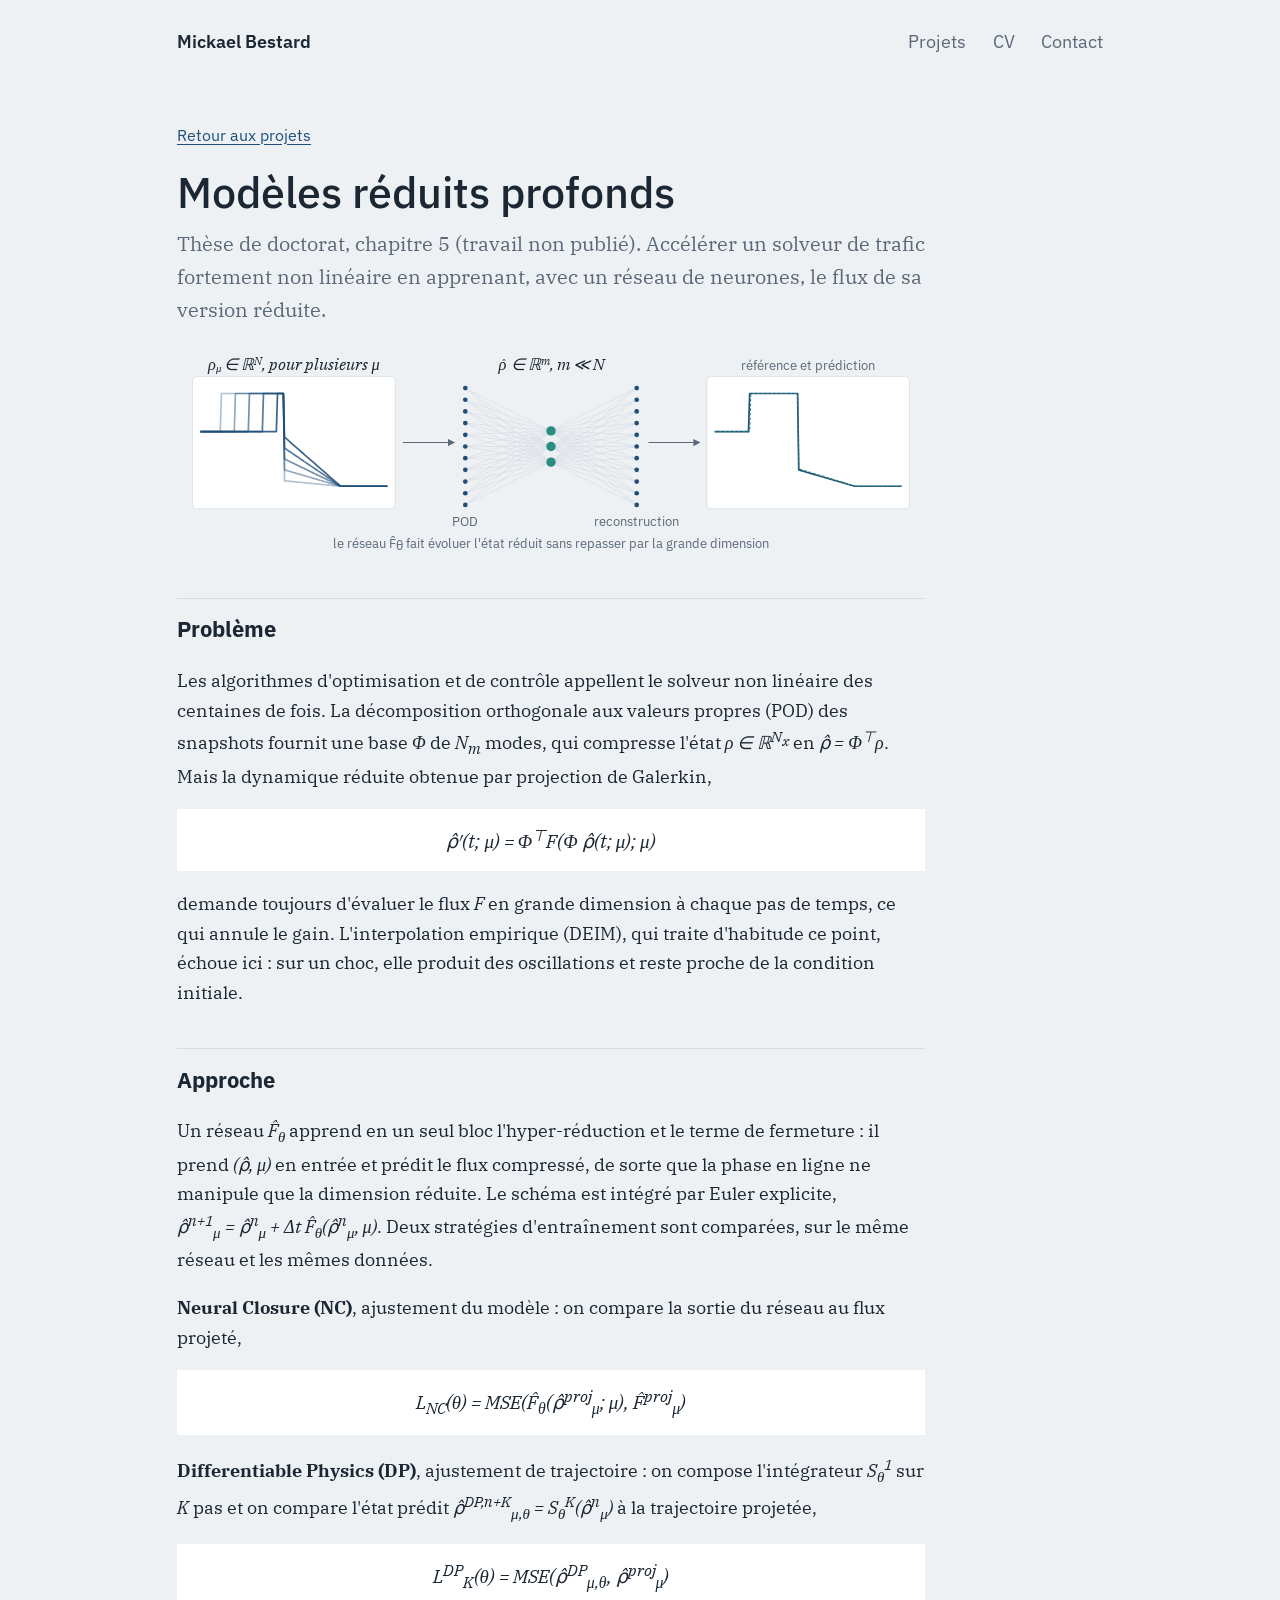
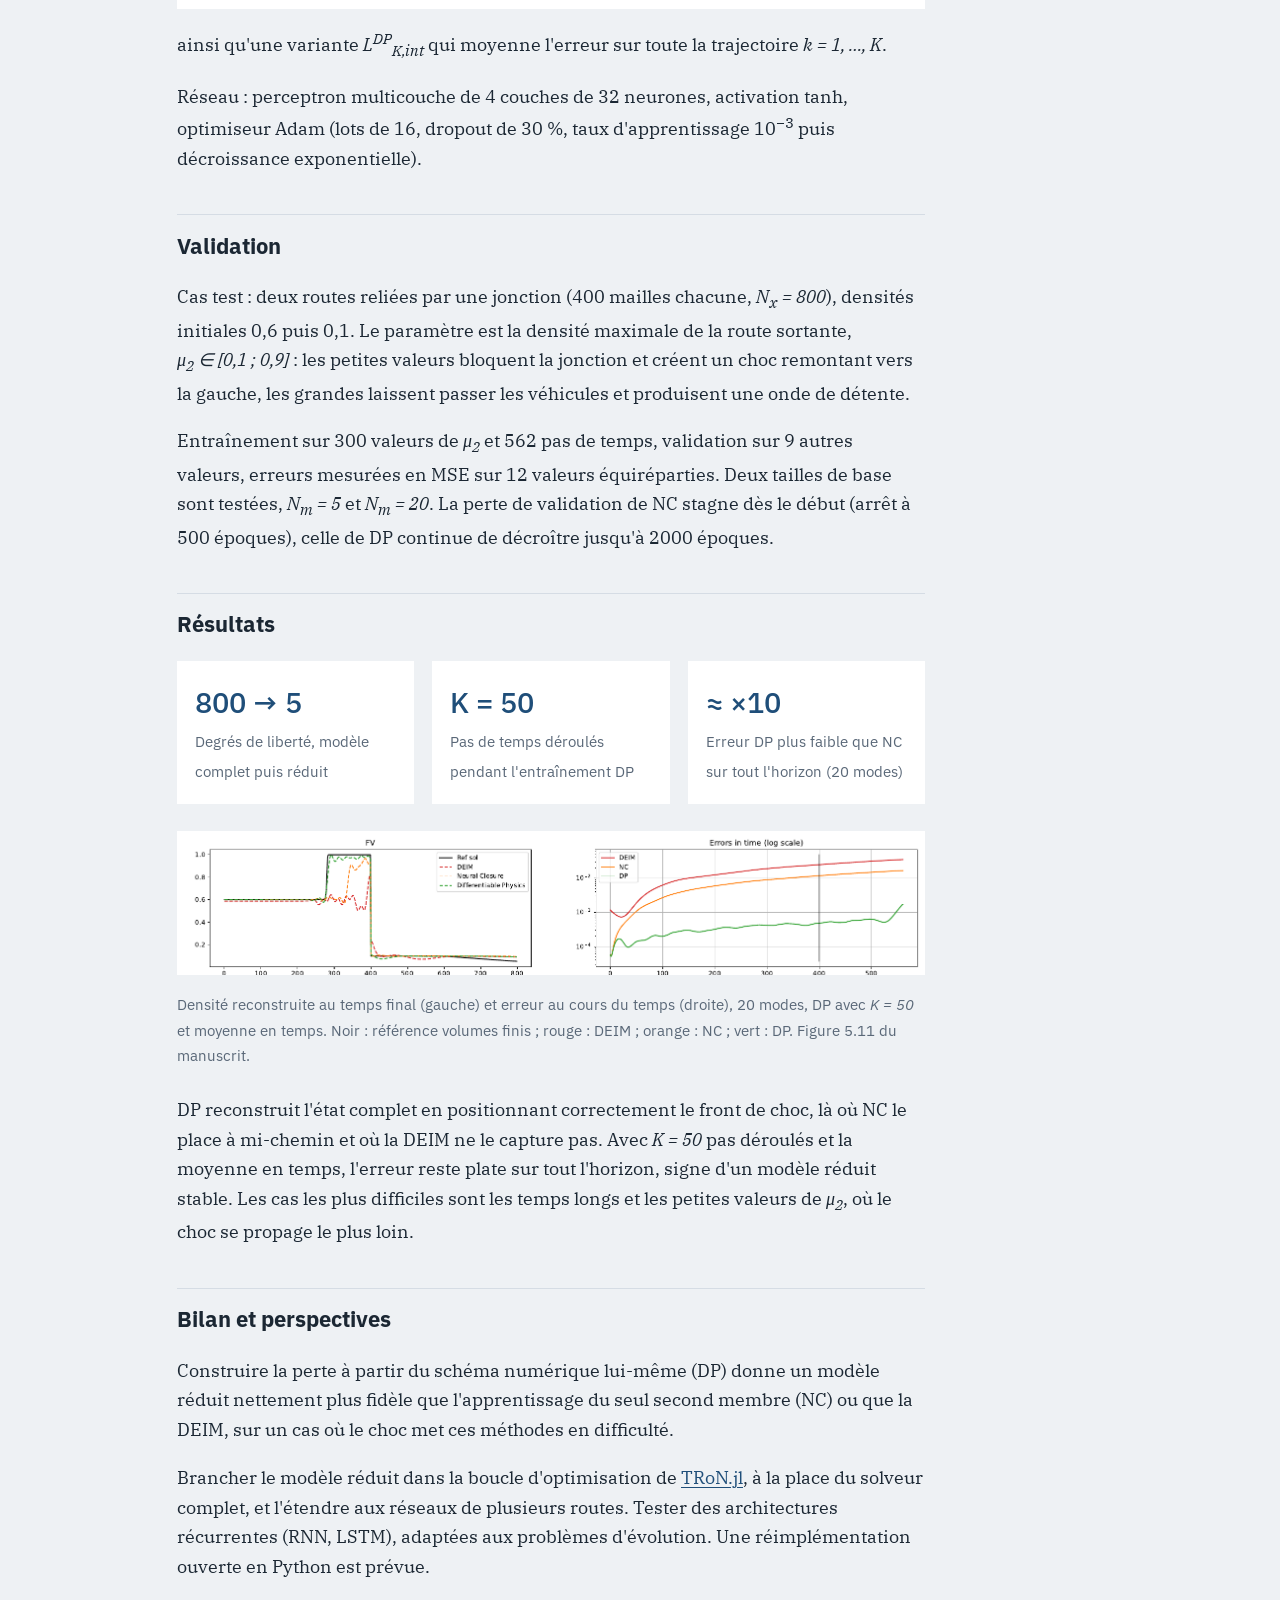
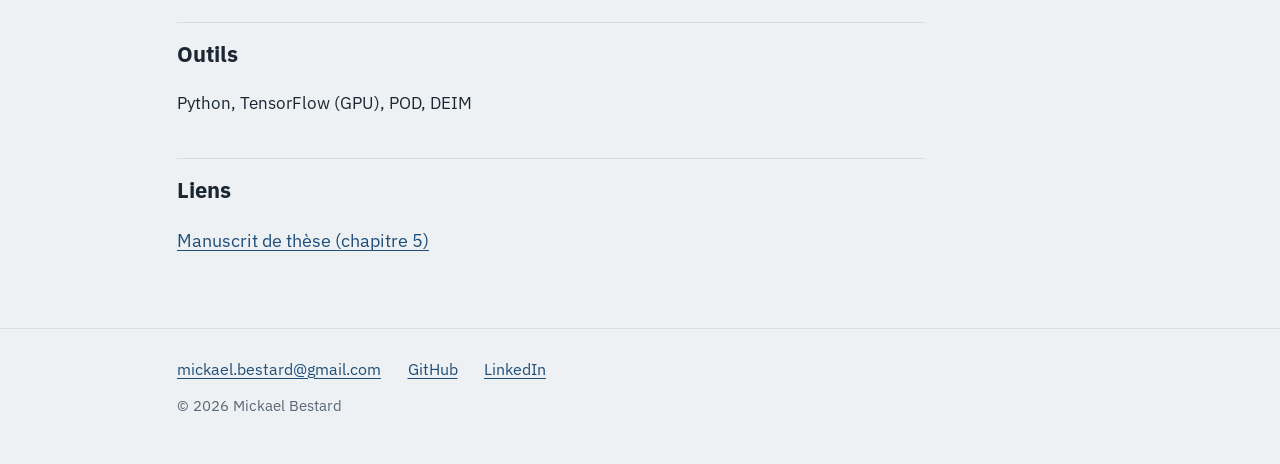
<file: projets/deep-rom.html>
<!doctype html>
<html lang="fr">
<head>
  <meta charset="utf-8">
  <meta name="viewport" content="width=device-width, initial-scale=1">
  <title>Modèles réduits profonds — Mickael Bestard</title>
  <link rel="stylesheet" href="../assets/style.css">
</head>
<body>
  <header class="site-header">
    <div class="wrap">
      <a class="name" href="../index.html">Mickael Bestard</a>
      <nav>
        <a href="../index.html#projets">Projets</a>
        <a href="../cv/cv-mickael-bestard.pdf">CV</a>
        <a href="mailto:mickael.bestard@gmail.com">Contact</a>
      </nav>
    </div>
  </header>

  <main class="wrap">
    <article class="project">
      <a class="back" href="../index.html#projets">Retour aux projets</a>
      <h1>Modèles réduits profonds</h1>
      <p class="lead">Thèse de doctorat, chapitre 5 (travail non publié). Accélérer un solveur de trafic fortement non linéaire en apprenant, avec un réseau de neurones, le flux de sa version réduite.</p>
      <figure class="banner"><svg class="approach" viewBox="0 0 960 262" role="img" aria-label="Solutions du modèle de trafic pour plusieurs valeurs du paramètre, compressées en quelques modes, puis reconstruites par le modèle réduit."><defs><marker id="ah" viewBox="0 0 10 10" refX="8" refY="5" markerWidth="7" markerHeight="7" orient="auto-start-reverse"><path d="M0,0 L10,5 L0,10 z" class="ahead"/></marker></defs><rect class="frame" x="20" y="30" width="260" height="170" rx="6"/><rect class="frame" x="680" y="30" width="260" height="170" rx="6"/><polyline class="main" opacity="0.35" points="30.0,101.0 31.5,101.0 33.0,101.0 34.5,101.0 36.0,101.0 37.5,101.0 39.0,101.0 40.5,101.0 42.0,101.0 43.5,101.0 45.0,101.0 46.5,101.0 48.0,101.0 49.5,101.0 51.0,101.0 52.5,101.0 54.0,101.0 55.5,101.0 57.0,52.0 58.5,52.0 60.0,52.0 61.5,52.0 63.0,52.0 64.5,52.0 66.0,52.0 67.5,52.0 69.0,52.0 70.5,52.0 72.0,52.0 73.5,52.0 75.0,52.0 76.5,52.0 78.0,52.0 79.5,52.0 81.0,52.0 82.5,52.0 84.0,52.0 85.5,52.0 87.0,52.0 88.5,52.0 90.0,52.0 91.5,52.0 93.0,52.0 94.5,52.0 96.0,52.0 97.5,52.0 99.0,52.0 100.5,52.0 102.0,52.0 103.5,52.0 105.0,52.0 106.5,52.0 108.0,52.0 109.5,52.0 111.0,52.0 112.5,52.0 114.0,52.0 115.5,52.0 117.0,52.0 118.5,52.0 120.0,52.0 121.5,52.0 123.0,52.0 124.5,52.0 126.0,52.0 127.5,52.0 129.0,52.0 130.5,52.0 132.0,52.0 133.5,52.0 135.0,52.0 136.5,52.0 138.0,164.0 139.5,164.1 141.0,164.3 142.5,164.4 144.0,164.6 145.5,164.7 147.0,164.9 148.5,165.0 150.0,165.2 151.5,165.3 153.0,165.5 154.5,165.6 156.0,165.8 157.5,165.9 159.0,166.0 160.5,166.2 162.0,166.3 163.5,166.5 165.0,166.6 166.5,166.8 168.0,166.9 169.5,167.1 171.0,167.2 172.5,167.4 174.0,167.5 175.5,167.6 177.0,167.8 178.5,167.9 180.0,168.1 181.5,168.2 183.0,168.4 184.5,168.5 186.0,168.7 187.5,168.8 189.0,169.0 190.5,169.1 192.0,169.2 193.5,169.4 195.0,169.5 196.5,169.7 198.0,169.8 199.5,170.0 201.0,170.1 202.5,170.3 204.0,170.4 205.5,170.6 207.0,170.7 208.5,170.9 210.0,171.0 211.5,171.0 213.0,171.0 214.5,171.0 216.0,171.0 217.5,171.0 219.0,171.0 220.5,171.0 222.0,171.0 223.5,171.0 225.0,171.0 226.5,171.0 228.0,171.0 229.5,171.0 231.0,171.0 232.5,171.0 234.0,171.0 235.5,171.0 237.0,171.0 238.5,171.0 240.0,171.0 241.5,171.0 243.0,171.0 244.5,171.0 246.0,171.0 247.5,171.0 249.0,171.0 250.5,171.0 252.0,171.0 253.5,171.0 255.0,171.0 256.5,171.0 258.0,171.0 259.5,171.0 261.0,171.0 262.5,171.0 264.0,171.0 265.5,171.0 267.0,171.0 268.5,171.0 270.0,171.0"/><polyline class="main" opacity="0.48" points="30.0,101.0 31.5,101.0 33.0,101.0 34.5,101.0 36.0,101.0 37.5,101.0 39.0,101.0 40.5,101.0 42.0,101.0 43.5,101.0 45.0,101.0 46.5,101.0 48.0,101.0 49.5,101.0 51.0,101.0 52.5,101.0 54.0,101.0 55.5,101.0 57.0,101.0 58.5,101.0 60.0,101.0 61.5,101.0 63.0,101.0 64.5,101.0 66.0,101.0 67.5,101.0 69.0,101.0 70.5,101.0 72.0,101.0 73.5,101.0 75.0,52.0 76.5,52.0 78.0,52.0 79.5,52.0 81.0,52.0 82.5,52.0 84.0,52.0 85.5,52.0 87.0,52.0 88.5,52.0 90.0,52.0 91.5,52.0 93.0,52.0 94.5,52.0 96.0,52.0 97.5,52.0 99.0,52.0 100.5,52.0 102.0,52.0 103.5,52.0 105.0,52.0 106.5,52.0 108.0,52.0 109.5,52.0 111.0,52.0 112.5,52.0 114.0,52.0 115.5,52.0 117.0,52.0 118.5,52.0 120.0,52.0 121.5,52.0 123.0,52.0 124.5,52.0 126.0,52.0 127.5,52.0 129.0,52.0 130.5,52.0 132.0,52.0 133.5,52.0 135.0,52.0 136.5,52.0 138.0,150.0 139.5,150.4 141.0,150.9 142.5,151.3 144.0,151.8 145.5,152.2 147.0,152.6 148.5,153.1 150.0,153.5 151.5,153.9 153.0,154.4 154.5,154.8 156.0,155.2 157.5,155.7 159.0,156.1 160.5,156.6 162.0,157.0 163.5,157.4 165.0,157.9 166.5,158.3 168.0,158.8 169.5,159.2 171.0,159.6 172.5,160.1 174.0,160.5 175.5,160.9 177.0,161.4 178.5,161.8 180.0,162.2 181.5,162.7 183.0,163.1 184.5,163.6 186.0,164.0 187.5,164.4 189.0,164.9 190.5,165.3 192.0,165.8 193.5,166.2 195.0,166.6 196.5,167.1 198.0,167.5 199.5,167.9 201.0,168.4 202.5,168.8 204.0,169.2 205.5,169.7 207.0,170.1 208.5,170.6 210.0,171.0 211.5,171.0 213.0,171.0 214.5,171.0 216.0,171.0 217.5,171.0 219.0,171.0 220.5,171.0 222.0,171.0 223.5,171.0 225.0,171.0 226.5,171.0 228.0,171.0 229.5,171.0 231.0,171.0 232.5,171.0 234.0,171.0 235.5,171.0 237.0,171.0 238.5,171.0 240.0,171.0 241.5,171.0 243.0,171.0 244.5,171.0 246.0,171.0 247.5,171.0 249.0,171.0 250.5,171.0 252.0,171.0 253.5,171.0 255.0,171.0 256.5,171.0 258.0,171.0 259.5,171.0 261.0,171.0 262.5,171.0 264.0,171.0 265.5,171.0 267.0,171.0 268.5,171.0 270.0,171.0"/><polyline class="main" opacity="0.61" points="30.0,101.0 31.5,101.0 33.0,101.0 34.5,101.0 36.0,101.0 37.5,101.0 39.0,101.0 40.5,101.0 42.0,101.0 43.5,101.0 45.0,101.0 46.5,101.0 48.0,101.0 49.5,101.0 51.0,101.0 52.5,101.0 54.0,101.0 55.5,101.0 57.0,101.0 58.5,101.0 60.0,101.0 61.5,101.0 63.0,101.0 64.5,101.0 66.0,101.0 67.5,101.0 69.0,101.0 70.5,101.0 72.0,101.0 73.5,101.0 75.0,101.0 76.5,101.0 78.0,101.0 79.5,101.0 81.0,101.0 82.5,101.0 84.0,101.0 85.5,101.0 87.0,101.0 88.5,101.0 90.0,101.0 91.5,101.0 93.0,52.0 94.5,52.0 96.0,52.0 97.5,52.0 99.0,52.0 100.5,52.0 102.0,52.0 103.5,52.0 105.0,52.0 106.5,52.0 108.0,52.0 109.5,52.0 111.0,52.0 112.5,52.0 114.0,52.0 115.5,52.0 117.0,52.0 118.5,52.0 120.0,52.0 121.5,52.0 123.0,52.0 124.5,52.0 126.0,52.0 127.5,52.0 129.0,52.0 130.5,52.0 132.0,52.0 133.5,52.0 135.0,52.0 136.5,52.0 138.0,136.0 139.5,136.7 141.0,137.5 142.5,138.2 144.0,138.9 145.5,139.6 147.0,140.4 148.5,141.1 150.0,141.8 151.5,142.6 153.0,143.3 154.5,144.0 156.0,144.8 157.5,145.5 159.0,146.2 160.5,146.9 162.0,147.7 163.5,148.4 165.0,149.1 166.5,149.9 168.0,150.6 169.5,151.3 171.0,152.0 172.5,152.8 174.0,153.5 175.5,154.2 177.0,155.0 178.5,155.7 180.0,156.4 181.5,157.1 183.0,157.9 184.5,158.6 186.0,159.3 187.5,160.1 189.0,160.8 190.5,161.5 192.0,162.2 193.5,163.0 195.0,163.7 196.5,164.4 198.0,165.2 199.5,165.9 201.0,166.6 202.5,167.4 204.0,168.1 205.5,168.8 207.0,169.5 208.5,170.3 210.0,171.0 211.5,171.0 213.0,171.0 214.5,171.0 216.0,171.0 217.5,171.0 219.0,171.0 220.5,171.0 222.0,171.0 223.5,171.0 225.0,171.0 226.5,171.0 228.0,171.0 229.5,171.0 231.0,171.0 232.5,171.0 234.0,171.0 235.5,171.0 237.0,171.0 238.5,171.0 240.0,171.0 241.5,171.0 243.0,171.0 244.5,171.0 246.0,171.0 247.5,171.0 249.0,171.0 250.5,171.0 252.0,171.0 253.5,171.0 255.0,171.0 256.5,171.0 258.0,171.0 259.5,171.0 261.0,171.0 262.5,171.0 264.0,171.0 265.5,171.0 267.0,171.0 268.5,171.0 270.0,171.0"/><polyline class="main" opacity="0.74" points="30.0,101.0 31.5,101.0 33.0,101.0 34.5,101.0 36.0,101.0 37.5,101.0 39.0,101.0 40.5,101.0 42.0,101.0 43.5,101.0 45.0,101.0 46.5,101.0 48.0,101.0 49.5,101.0 51.0,101.0 52.5,101.0 54.0,101.0 55.5,101.0 57.0,101.0 58.5,101.0 60.0,101.0 61.5,101.0 63.0,101.0 64.5,101.0 66.0,101.0 67.5,101.0 69.0,101.0 70.5,101.0 72.0,101.0 73.5,101.0 75.0,101.0 76.5,101.0 78.0,101.0 79.5,101.0 81.0,101.0 82.5,101.0 84.0,101.0 85.5,101.0 87.0,101.0 88.5,101.0 90.0,101.0 91.5,101.0 93.0,101.0 94.5,101.0 96.0,101.0 97.5,101.0 99.0,101.0 100.5,101.0 102.0,101.0 103.5,101.0 105.0,101.0 106.5,101.0 108.0,101.0 109.5,101.0 111.0,52.0 112.5,52.0 114.0,52.0 115.5,52.0 117.0,52.0 118.5,52.0 120.0,52.0 121.5,52.0 123.0,52.0 124.5,52.0 126.0,52.0 127.5,52.0 129.0,52.0 130.5,52.0 132.0,52.0 133.5,52.0 135.0,52.0 136.5,52.0 138.0,122.0 139.5,123.0 141.0,124.0 142.5,125.1 144.0,126.1 145.5,127.1 147.0,128.1 148.5,129.1 150.0,130.2 151.5,131.2 153.0,132.2 154.5,133.2 156.0,134.2 157.5,135.3 159.0,136.3 160.5,137.3 162.0,138.3 163.5,139.4 165.0,140.4 166.5,141.4 168.0,142.4 169.5,143.4 171.0,144.5 172.5,145.5 174.0,146.5 175.5,147.5 177.0,148.5 178.5,149.6 180.0,150.6 181.5,151.6 183.0,152.6 184.5,153.6 186.0,154.7 187.5,155.7 189.0,156.7 190.5,157.7 192.0,158.8 193.5,159.8 195.0,160.8 196.5,161.8 198.0,162.8 199.5,163.9 201.0,164.9 202.5,165.9 204.0,166.9 205.5,167.9 207.0,169.0 208.5,170.0 210.0,171.0 211.5,171.0 213.0,171.0 214.5,171.0 216.0,171.0 217.5,171.0 219.0,171.0 220.5,171.0 222.0,171.0 223.5,171.0 225.0,171.0 226.5,171.0 228.0,171.0 229.5,171.0 231.0,171.0 232.5,171.0 234.0,171.0 235.5,171.0 237.0,171.0 238.5,171.0 240.0,171.0 241.5,171.0 243.0,171.0 244.5,171.0 246.0,171.0 247.5,171.0 249.0,171.0 250.5,171.0 252.0,171.0 253.5,171.0 255.0,171.0 256.5,171.0 258.0,171.0 259.5,171.0 261.0,171.0 262.5,171.0 264.0,171.0 265.5,171.0 267.0,171.0 268.5,171.0 270.0,171.0"/><polyline class="main" opacity="0.87" points="30.0,101.0 31.5,101.0 33.0,101.0 34.5,101.0 36.0,101.0 37.5,101.0 39.0,101.0 40.5,101.0 42.0,101.0 43.5,101.0 45.0,101.0 46.5,101.0 48.0,101.0 49.5,101.0 51.0,101.0 52.5,101.0 54.0,101.0 55.5,101.0 57.0,101.0 58.5,101.0 60.0,101.0 61.5,101.0 63.0,101.0 64.5,101.0 66.0,101.0 67.5,101.0 69.0,101.0 70.5,101.0 72.0,101.0 73.5,101.0 75.0,101.0 76.5,101.0 78.0,101.0 79.5,101.0 81.0,101.0 82.5,101.0 84.0,101.0 85.5,101.0 87.0,101.0 88.5,101.0 90.0,101.0 91.5,101.0 93.0,101.0 94.5,101.0 96.0,101.0 97.5,101.0 99.0,101.0 100.5,101.0 102.0,101.0 103.5,101.0 105.0,101.0 106.5,101.0 108.0,101.0 109.5,101.0 111.0,101.0 112.5,101.0 114.0,101.0 115.5,101.0 117.0,101.0 118.5,101.0 120.0,101.0 121.5,101.0 123.0,101.0 124.5,101.0 126.0,101.0 127.5,101.0 129.0,52.0 130.5,52.0 132.0,52.0 133.5,52.0 135.0,52.0 136.5,52.0 138.0,108.0 139.5,109.3 141.0,110.6 142.5,111.9 144.0,113.2 145.5,114.6 147.0,115.9 148.5,117.2 150.0,118.5 151.5,119.8 153.0,121.1 154.5,122.4 156.0,123.8 157.5,125.1 159.0,126.4 160.5,127.7 162.0,129.0 163.5,130.3 165.0,131.6 166.5,132.9 168.0,134.2 169.5,135.6 171.0,136.9 172.5,138.2 174.0,139.5 175.5,140.8 177.0,142.1 178.5,143.4 180.0,144.8 181.5,146.1 183.0,147.4 184.5,148.7 186.0,150.0 187.5,151.3 189.0,152.6 190.5,153.9 192.0,155.2 193.5,156.6 195.0,157.9 196.5,159.2 198.0,160.5 199.5,161.8 201.0,163.1 202.5,164.4 204.0,165.8 205.5,167.1 207.0,168.4 208.5,169.7 210.0,171.0 211.5,171.0 213.0,171.0 214.5,171.0 216.0,171.0 217.5,171.0 219.0,171.0 220.5,171.0 222.0,171.0 223.5,171.0 225.0,171.0 226.5,171.0 228.0,171.0 229.5,171.0 231.0,171.0 232.5,171.0 234.0,171.0 235.5,171.0 237.0,171.0 238.5,171.0 240.0,171.0 241.5,171.0 243.0,171.0 244.5,171.0 246.0,171.0 247.5,171.0 249.0,171.0 250.5,171.0 252.0,171.0 253.5,171.0 255.0,171.0 256.5,171.0 258.0,171.0 259.5,171.0 261.0,171.0 262.5,171.0 264.0,171.0 265.5,171.0 267.0,171.0 268.5,171.0 270.0,171.0"/><text class="math" x="150.0" y="22.0" text-anchor="middle">ρ<tspan class="sub" dy="3">μ</tspan><tspan dy="-3"> ∈ ℝ</tspan><tspan class="sup" dy="-6">N</tspan><tspan dy="6">, pour plusieurs μ</tspan></text><line class="edge" x1="370" y1="45.0" x2="480" y2="100"/><line class="edge" x1="480" y1="100" x2="590" y2="45.0"/><line class="edge" x1="370" y1="45.0" x2="480" y2="120"/><line class="edge" x1="480" y1="120" x2="590" y2="45.0"/><line class="edge" x1="370" y1="45.0" x2="480" y2="140"/><line class="edge" x1="480" y1="140" x2="590" y2="45.0"/><line class="edge" x1="370" y1="60.0" x2="480" y2="100"/><line class="edge" x1="480" y1="100" x2="590" y2="60.0"/><line class="edge" x1="370" y1="60.0" x2="480" y2="120"/><line class="edge" x1="480" y1="120" x2="590" y2="60.0"/><line class="edge" x1="370" y1="60.0" x2="480" y2="140"/><line class="edge" x1="480" y1="140" x2="590" y2="60.0"/><line class="edge" x1="370" y1="75.0" x2="480" y2="100"/><line class="edge" x1="480" y1="100" x2="590" y2="75.0"/><line class="edge" x1="370" y1="75.0" x2="480" y2="120"/><line class="edge" x1="480" y1="120" x2="590" y2="75.0"/><line class="edge" x1="370" y1="75.0" x2="480" y2="140"/><line class="edge" x1="480" y1="140" x2="590" y2="75.0"/><line class="edge" x1="370" y1="90.0" x2="480" y2="100"/><line class="edge" x1="480" y1="100" x2="590" y2="90.0"/><line class="edge" x1="370" y1="90.0" x2="480" y2="120"/><line class="edge" x1="480" y1="120" x2="590" y2="90.0"/><line class="edge" x1="370" y1="90.0" x2="480" y2="140"/><line class="edge" x1="480" y1="140" x2="590" y2="90.0"/><line class="edge" x1="370" y1="105.0" x2="480" y2="100"/><line class="edge" x1="480" y1="100" x2="590" y2="105.0"/><line class="edge" x1="370" y1="105.0" x2="480" y2="120"/><line class="edge" x1="480" y1="120" x2="590" y2="105.0"/><line class="edge" x1="370" y1="105.0" x2="480" y2="140"/><line class="edge" x1="480" y1="140" x2="590" y2="105.0"/><line class="edge" x1="370" y1="120.0" x2="480" y2="100"/><line class="edge" x1="480" y1="100" x2="590" y2="120.0"/><line class="edge" x1="370" y1="120.0" x2="480" y2="120"/><line class="edge" x1="480" y1="120" x2="590" y2="120.0"/><line class="edge" x1="370" y1="120.0" x2="480" y2="140"/><line class="edge" x1="480" y1="140" x2="590" y2="120.0"/><line class="edge" x1="370" y1="135.0" x2="480" y2="100"/><line class="edge" x1="480" y1="100" x2="590" y2="135.0"/><line class="edge" x1="370" y1="135.0" x2="480" y2="120"/><line class="edge" x1="480" y1="120" x2="590" y2="135.0"/><line class="edge" x1="370" y1="135.0" x2="480" y2="140"/><line class="edge" x1="480" y1="140" x2="590" y2="135.0"/><line class="edge" x1="370" y1="150.0" x2="480" y2="100"/><line class="edge" x1="480" y1="100" x2="590" y2="150.0"/><line class="edge" x1="370" y1="150.0" x2="480" y2="120"/><line class="edge" x1="480" y1="120" x2="590" y2="150.0"/><line class="edge" x1="370" y1="150.0" x2="480" y2="140"/><line class="edge" x1="480" y1="140" x2="590" y2="150.0"/><line class="edge" x1="370" y1="165.0" x2="480" y2="100"/><line class="edge" x1="480" y1="100" x2="590" y2="165.0"/><line class="edge" x1="370" y1="165.0" x2="480" y2="120"/><line class="edge" x1="480" y1="120" x2="590" y2="165.0"/><line class="edge" x1="370" y1="165.0" x2="480" y2="140"/><line class="edge" x1="480" y1="140" x2="590" y2="165.0"/><line class="edge" x1="370" y1="180.0" x2="480" y2="100"/><line class="edge" x1="480" y1="100" x2="590" y2="180.0"/><line class="edge" x1="370" y1="180.0" x2="480" y2="120"/><line class="edge" x1="480" y1="120" x2="590" y2="180.0"/><line class="edge" x1="370" y1="180.0" x2="480" y2="140"/><line class="edge" x1="480" y1="140" x2="590" y2="180.0"/><line class="edge" x1="370" y1="195.0" x2="480" y2="100"/><line class="edge" x1="480" y1="100" x2="590" y2="195.0"/><line class="edge" x1="370" y1="195.0" x2="480" y2="120"/><line class="edge" x1="480" y1="120" x2="590" y2="195.0"/><line class="edge" x1="370" y1="195.0" x2="480" y2="140"/><line class="edge" x1="480" y1="140" x2="590" y2="195.0"/><circle class="dot" cx="370" cy="45.0" r="3"/><circle class="dot" cx="590" cy="45.0" r="3"/><circle class="dot" cx="370" cy="60.0" r="3"/><circle class="dot" cx="590" cy="60.0" r="3"/><circle class="dot" cx="370" cy="75.0" r="3"/><circle class="dot" cx="590" cy="75.0" r="3"/><circle class="dot" cx="370" cy="90.0" r="3"/><circle class="dot" cx="590" cy="90.0" r="3"/><circle class="dot" cx="370" cy="105.0" r="3"/><circle class="dot" cx="590" cy="105.0" r="3"/><circle class="dot" cx="370" cy="120.0" r="3"/><circle class="dot" cx="590" cy="120.0" r="3"/><circle class="dot" cx="370" cy="135.0" r="3"/><circle class="dot" cx="590" cy="135.0" r="3"/><circle class="dot" cx="370" cy="150.0" r="3"/><circle class="dot" cx="590" cy="150.0" r="3"/><circle class="dot" cx="370" cy="165.0" r="3"/><circle class="dot" cx="590" cy="165.0" r="3"/><circle class="dot" cx="370" cy="180.0" r="3"/><circle class="dot" cx="590" cy="180.0" r="3"/><circle class="dot" cx="370" cy="195.0" r="3"/><circle class="dot" cx="590" cy="195.0" r="3"/><circle class="mode" cx="480" cy="100" r="6"/><circle class="mode" cx="480" cy="120" r="6"/><circle class="mode" cx="480" cy="140" r="6"/><text class="math" x="480.0" y="22.0" text-anchor="middle"><tspan>ρ</tspan><tspan class="hat" dx="-7" dy="-4">ˆ</tspan><tspan dy="4" dx="1"> ∈ ℝ</tspan><tspan class="sup" dy="-6">m</tspan><tspan dy="6">, m ≪ N</tspan></text><text class="note" x="370.0" y="222.0" text-anchor="middle">POD</text><text class="note" x="590.0" y="222.0" text-anchor="middle">reconstruction</text><polyline class="main" points="690.0,101.0 691.5,101.0 693.0,101.0 694.5,101.0 696.0,101.0 697.5,101.0 699.0,101.0 700.5,101.0 702.0,101.0 703.5,101.0 705.0,101.0 706.5,101.0 708.0,101.0 709.5,101.0 711.0,101.0 712.5,101.0 714.0,101.0 715.5,101.0 717.0,101.0 718.5,101.0 720.0,101.0 721.5,101.0 723.0,101.0 724.5,101.0 726.0,101.0 727.5,101.0 729.0,101.0 730.5,101.0 732.0,101.0 733.5,101.0 735.0,52.0 736.5,52.0 738.0,52.0 739.5,52.0 741.0,52.0 742.5,52.0 744.0,52.0 745.5,52.0 747.0,52.0 748.5,52.0 750.0,52.0 751.5,52.0 753.0,52.0 754.5,52.0 756.0,52.0 757.5,52.0 759.0,52.0 760.5,52.0 762.0,52.0 763.5,52.0 765.0,52.0 766.5,52.0 768.0,52.0 769.5,52.0 771.0,52.0 772.5,52.0 774.0,52.0 775.5,52.0 777.0,52.0 778.5,52.0 780.0,52.0 781.5,52.0 783.0,52.0 784.5,52.0 786.0,52.0 787.5,52.0 789.0,52.0 790.5,52.0 792.0,52.0 793.5,52.0 795.0,52.0 796.5,52.0 798.0,150.0 799.5,150.4 801.0,150.9 802.5,151.3 804.0,151.8 805.5,152.2 807.0,152.6 808.5,153.1 810.0,153.5 811.5,153.9 813.0,154.4 814.5,154.8 816.0,155.2 817.5,155.7 819.0,156.1 820.5,156.6 822.0,157.0 823.5,157.4 825.0,157.9 826.5,158.3 828.0,158.8 829.5,159.2 831.0,159.6 832.5,160.1 834.0,160.5 835.5,160.9 837.0,161.4 838.5,161.8 840.0,162.2 841.5,162.7 843.0,163.1 844.5,163.6 846.0,164.0 847.5,164.4 849.0,164.9 850.5,165.3 852.0,165.8 853.5,166.2 855.0,166.6 856.5,167.1 858.0,167.5 859.5,167.9 861.0,168.4 862.5,168.8 864.0,169.2 865.5,169.7 867.0,170.1 868.5,170.6 870.0,171.0 871.5,171.0 873.0,171.0 874.5,171.0 876.0,171.0 877.5,171.0 879.0,171.0 880.5,171.0 882.0,171.0 883.5,171.0 885.0,171.0 886.5,171.0 888.0,171.0 889.5,171.0 891.0,171.0 892.5,171.0 894.0,171.0 895.5,171.0 897.0,171.0 898.5,171.0 900.0,171.0 901.5,171.0 903.0,171.0 904.5,171.0 906.0,171.0 907.5,171.0 909.0,171.0 910.5,171.0 912.0,171.0 913.5,171.0 915.0,171.0 916.5,171.0 918.0,171.0 919.5,171.0 921.0,171.0 922.5,171.0 924.0,171.0 925.5,171.0 927.0,171.0 928.5,171.0 930.0,171.0"/><polyline class="cost" points="690.0,101.0 691.5,101.0 693.0,101.0 694.5,101.0 696.0,101.0 697.5,101.0 699.0,101.0 700.5,101.0 702.0,101.0 703.5,101.0 705.0,101.0 706.5,101.0 708.0,101.0 709.5,101.0 711.0,101.0 712.5,101.0 714.0,101.0 715.5,101.0 717.0,101.0 718.5,101.0 720.0,101.0 721.5,101.0 723.0,101.0 724.5,101.0 726.0,101.0 727.5,101.0 729.0,101.0 730.5,101.0 732.0,101.0 733.5,101.0 735.0,101.0 736.5,52.0 738.0,52.0 739.5,52.0 741.0,52.0 742.5,52.0 744.0,52.0 745.5,52.0 747.0,52.0 748.5,52.0 750.0,52.0 751.5,52.0 753.0,52.0 754.5,52.0 756.0,52.0 757.5,52.0 759.0,52.0 760.5,52.0 762.0,52.0 763.5,52.0 765.0,52.0 766.5,52.0 768.0,52.0 769.5,52.0 771.0,52.0 772.5,52.0 774.0,52.0 775.5,52.0 777.0,52.0 778.5,52.0 780.0,52.0 781.5,52.0 783.0,52.0 784.5,52.0 786.0,52.0 787.5,52.0 789.0,52.0 790.5,52.0 792.0,52.0 793.5,52.0 795.0,52.0 796.5,52.0 798.0,148.6 799.5,149.1 801.0,149.5 802.5,150.0 804.0,150.5 805.5,150.9 807.0,151.4 808.5,151.9 810.0,152.3 811.5,152.8 813.0,153.3 814.5,153.7 816.0,154.2 817.5,154.7 819.0,155.1 820.5,155.6 822.0,156.1 823.5,156.5 825.0,157.0 826.5,157.5 828.0,157.9 829.5,158.4 831.0,158.9 832.5,159.3 834.0,159.8 835.5,160.3 837.0,160.7 838.5,161.2 840.0,161.7 841.5,162.1 843.0,162.6 844.5,163.1 846.0,163.5 847.5,164.0 849.0,164.5 850.5,164.9 852.0,165.4 853.5,165.9 855.0,166.3 856.5,166.8 858.0,167.3 859.5,167.7 861.0,168.2 862.5,168.7 864.0,169.1 865.5,169.6 867.0,170.1 868.5,170.5 870.0,171.0 871.5,171.0 873.0,171.0 874.5,171.0 876.0,171.0 877.5,171.0 879.0,171.0 880.5,171.0 882.0,171.0 883.5,171.0 885.0,171.0 886.5,171.0 888.0,171.0 889.5,171.0 891.0,171.0 892.5,171.0 894.0,171.0 895.5,171.0 897.0,171.0 898.5,171.0 900.0,171.0 901.5,171.0 903.0,171.0 904.5,171.0 906.0,171.0 907.5,171.0 909.0,171.0 910.5,171.0 912.0,171.0 913.5,171.0 915.0,171.0 916.5,171.0 918.0,171.0 919.5,171.0 921.0,171.0 922.5,171.0 924.0,171.0 925.5,171.0 927.0,171.0 928.5,171.0 930.0,171.0"/><text class="note" x="810.0" y="22.0" text-anchor="middle">référence et prédiction</text><path class="arrow" d="M290,115 L355,115" marker-end="url(#ah)"/><path class="arrow" d="M605,115 L670,115" marker-end="url(#ah)"/><text class="note" x="480.0" y="250.0" text-anchor="middle">le réseau F̂<tspan class="sub" dy="3">θ</tspan><tspan dy="-3"> fait évoluer l'état réduit sans repasser par la grande dimension</tspan></text></svg></figure>
      <!-- Notations et chiffres : chapitre 5 du manuscrit uniquement. -->

      <h2>Problème</h2>
      <p>Les algorithmes d'optimisation et de contrôle appellent le solveur non linéaire des centaines de fois. La décomposition orthogonale aux valeurs propres (POD) des snapshots fournit une base <span class="m">Φ</span> de <span class="m">N<sub>m</sub></span> modes, qui compresse l'état <span class="m">ρ ∈ ℝ<sup>N<sub>x</sub></sup></span> en <span class="m">ρ̂ = Φ<sup>⊤</sup>ρ</span>. Mais la dynamique réduite obtenue par projection de Galerkin,</p>
      <p class="eq"><span class="m">ρ̂′(t; μ) = Φ<sup>⊤</sup>F(Φ ρ̂(t; μ); μ)</span></p>
      <p>demande toujours d'évaluer le flux <span class="m">F</span> en grande dimension à chaque pas de temps, ce qui annule le gain. L'interpolation empirique (DEIM), qui traite d'habitude ce point, échoue ici : sur un choc, elle produit des oscillations et reste proche de la condition initiale.</p>

      <h2>Approche</h2>
      <p>Un réseau <span class="m">F̂<sub>θ</sub></span> apprend en un seul bloc l'hyper-réduction et le terme de fermeture : il prend <span class="m">(ρ̂, μ)</span> en entrée et prédit le flux compressé, de sorte que la phase en ligne ne manipule que la dimension réduite. Le schéma est intégré par Euler explicite, <span class="m">ρ̂<sup>n+1</sup><sub>μ</sub> = ρ̂<sup>n</sup><sub>μ</sub> + Δt F̂<sub>θ</sub>(ρ̂<sup>n</sup><sub>μ</sub>, μ)</span>. Deux stratégies d'entraînement sont comparées, sur le même réseau et les mêmes données.</p>
      <p><b>Neural Closure (NC)</b>, ajustement du modèle : on compare la sortie du réseau au flux projeté,</p>
      <p class="eq"><span class="m">L<sub>NC</sub>(θ) = MSE(F̂<sub>θ</sub>(ρ̂<sup>proj</sup><sub>μ</sub>; μ), F̂<sup>proj</sup><sub>μ</sub>)</span></p>
      <p><b>Differentiable Physics (DP)</b>, ajustement de trajectoire : on compose l'intégrateur <span class="m">S<sub>θ</sub><sup>1</sup></span> sur <span class="m">K</span> pas et on compare l'état prédit <span class="m">ρ̂<sup>DP,n+K</sup><sub>μ,θ</sub> = S<sub>θ</sub><sup>K</sup>(ρ̂<sup>n</sup><sub>μ</sub>)</span> à la trajectoire projetée,</p>
      <p class="eq"><span class="m">L<sup>DP</sup><sub>K</sub>(θ) = MSE(ρ̂<sup>DP</sup><sub>μ,θ</sub>, ρ̂<sup>proj</sup><sub>μ</sub>)</span></p>
      <p>ainsi qu'une variante <span class="m">L<sup>DP</sup><sub>K,int</sub></span> qui moyenne l'erreur sur toute la trajectoire <span class="m">k = 1, …, K</span>.</p>
      <p>Réseau : perceptron multicouche de 4 couches de 32 neurones, activation tanh, optimiseur Adam (lots de 16, dropout de 30 %, taux d'apprentissage 10<sup>−3</sup> puis décroissance exponentielle).</p>

      <h2>Validation</h2>
      <p>Cas test : deux routes reliées par une jonction (400 mailles chacune, <span class="m">N<sub>x</sub> = 800</span>), densités initiales 0,6 puis 0,1. Le paramètre est la densité maximale de la route sortante, <span class="m">μ<sub>2</sub> ∈ [0,1 ; 0,9]</span> : les petites valeurs bloquent la jonction et créent un choc remontant vers la gauche, les grandes laissent passer les véhicules et produisent une onde de détente.</p>
      <p>Entraînement sur 300 valeurs de <span class="m">μ<sub>2</sub></span> et 562 pas de temps, validation sur 9 autres valeurs, erreurs mesurées en MSE sur 12 valeurs équiréparties. Deux tailles de base sont testées, <span class="m">N<sub>m</sub> = 5</span> et <span class="m">N<sub>m</sub> = 20</span>. La perte de validation de NC stagne dès le début (arrêt à 500 époques), celle de DP continue de décroître jusqu'à 2000 époques.</p>

      <h2>Résultats</h2>
      <div class="figures">
        <div><strong>800 → 5</strong><span>Degrés de liberté, modèle complet puis réduit</span></div>
        <div><strong>K = 50</strong><span>Pas de temps déroulés pendant l'entraînement DP</span></div>
        <div><strong>≈ ×10</strong><span>Erreur DP plus faible que NC sur tout l'horizon (20 modes)</span></div>
      </div>
      <figure>
        <img src="../assets/img/deep-rom.png" alt="À gauche, densité au temps final le long des deux routes : la solution de référence présente un choc entre les mailles 280 et 400 ; la prédiction DP le suit de près, NC et la DEIM non. À droite, erreur en fonction du temps en échelle log : DP reste entre 10⁻⁴ et 10⁻³, NC et la DEIM montent au-dessus de 10⁻².">
        <figcaption>Densité reconstruite au temps final (gauche) et erreur au cours du temps (droite), 20 modes, DP avec <span class="m">K = 50</span> et moyenne en temps. Noir : référence volumes finis ; rouge : DEIM ; orange : NC ; vert : DP. Figure 5.11 du manuscrit.</figcaption>
      </figure>
      <p>DP reconstruit l'état complet en positionnant correctement le front de choc, là où NC le place à mi-chemin et où la DEIM ne le capture pas. Avec <span class="m">K = 50</span> pas déroulés et la moyenne en temps, l'erreur reste plate sur tout l'horizon, signe d'un modèle réduit stable. Les cas les plus difficiles sont les temps longs et les petites valeurs de <span class="m">μ<sub>2</sub></span>, où le choc se propage le plus loin.</p>

      <h2>Bilan et perspectives</h2>
      <p>Construire la perte à partir du schéma numérique lui-même (DP) donne un modèle réduit nettement plus fidèle que l'apprentissage du seul second membre (NC) ou que la DEIM, sur un cas où le choc met ces méthodes en difficulté.</p>
      <p>Brancher le modèle réduit dans la boucle d'optimisation de <a href="controle-optimal.html">TRoN.jl</a>, à la place du solveur complet, et l'étendre aux réseaux de plusieurs routes. Tester des architectures récurrentes (RNN, LSTM), adaptées aux problèmes d'évolution. Une réimplémentation ouverte en Python est prévue.</p>

      <h2>Outils</h2>
      <p class="stack">Python, TensorFlow (GPU), POD, DEIM</p>

      <h2>Liens</h2>
      <p class="links">
        <a href="https://publication-theses.unistra.fr/public/theses_doctorat/2023/BESTARD_Mickael_2023_ED269.pdf">Manuscrit de thèse (chapitre 5)</a>
      </p>
    </article>
  </main>

  <footer class="site-footer">
    <div class="wrap">
      <a href="mailto:mickael.bestard@gmail.com">mickael.bestard@gmail.com</a>
      <a href="https://github.com/mickaelbestard">GitHub</a>
      <a href="https://www.linkedin.com/in/mbestard">LinkedIn</a>
      <span class="copy">© 2026 Mickael Bestard</span>
    </div>
  </footer>
</body>
</html>
</file>
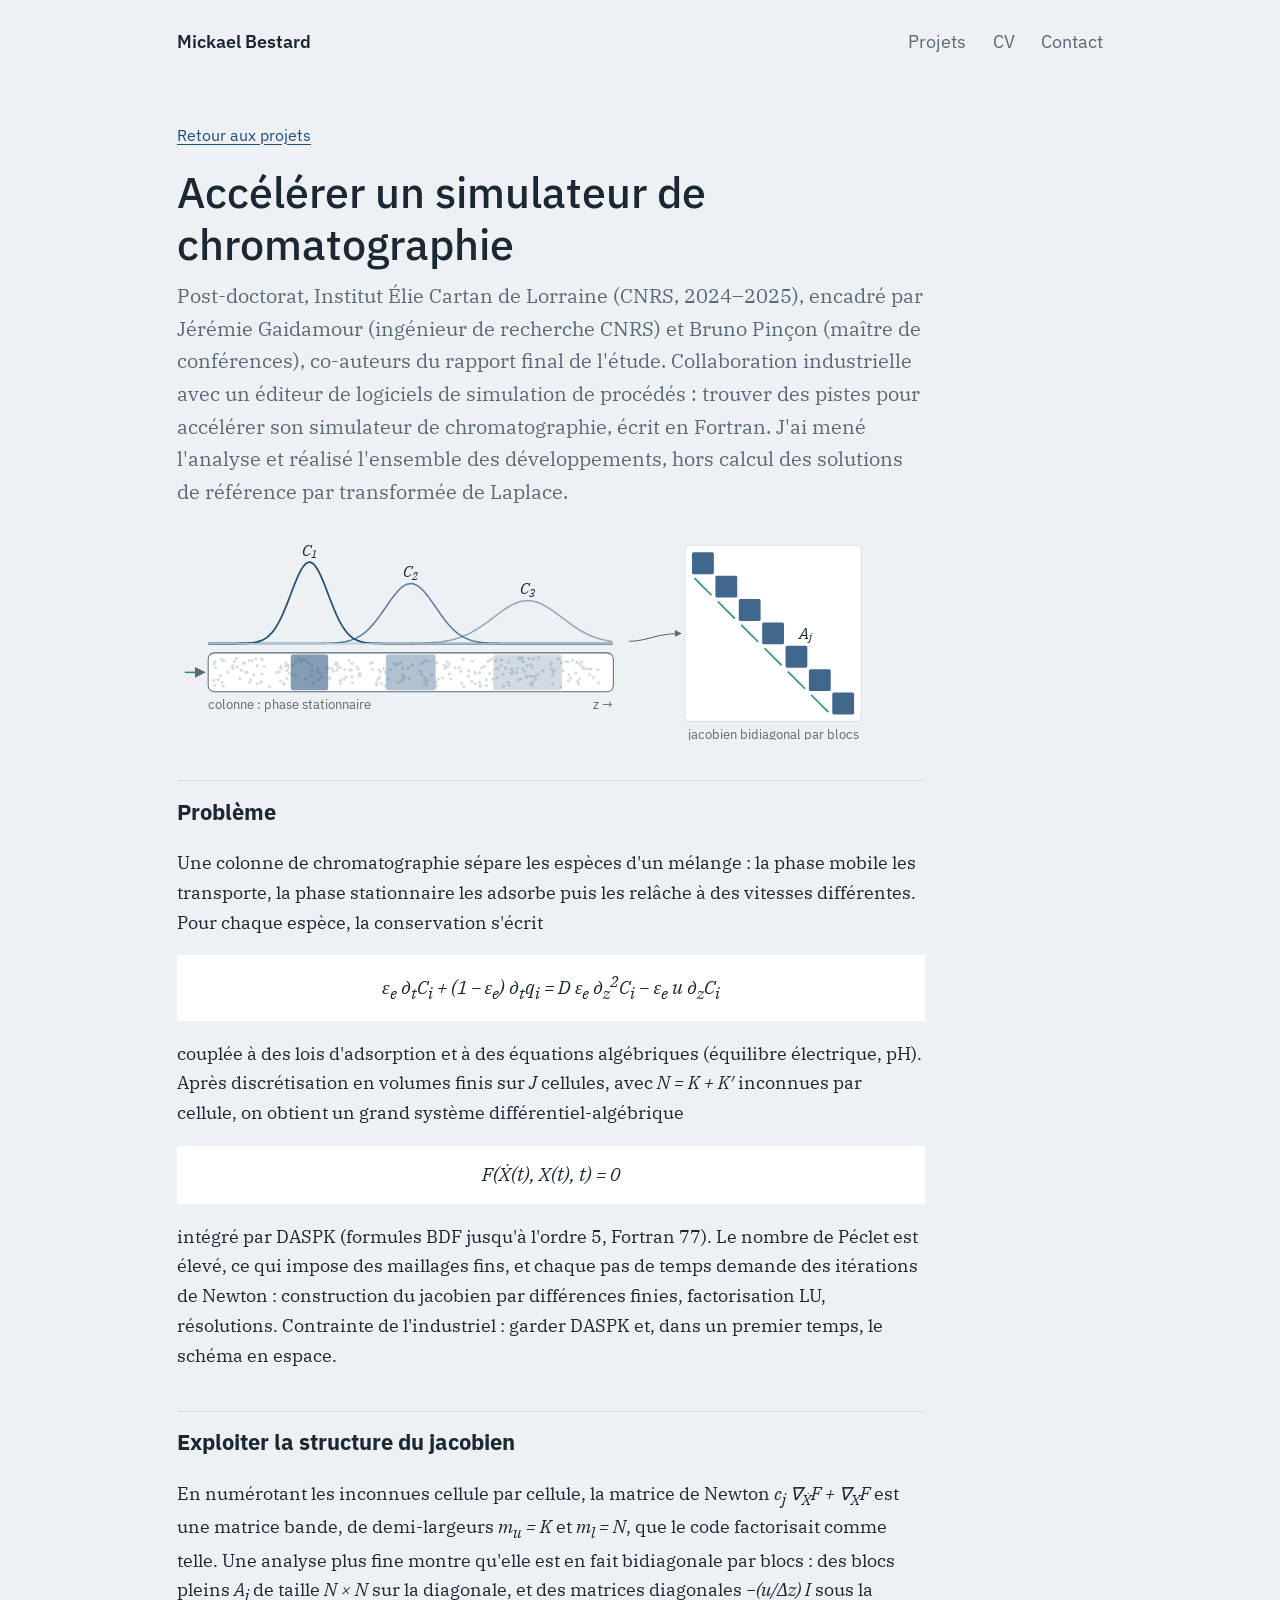
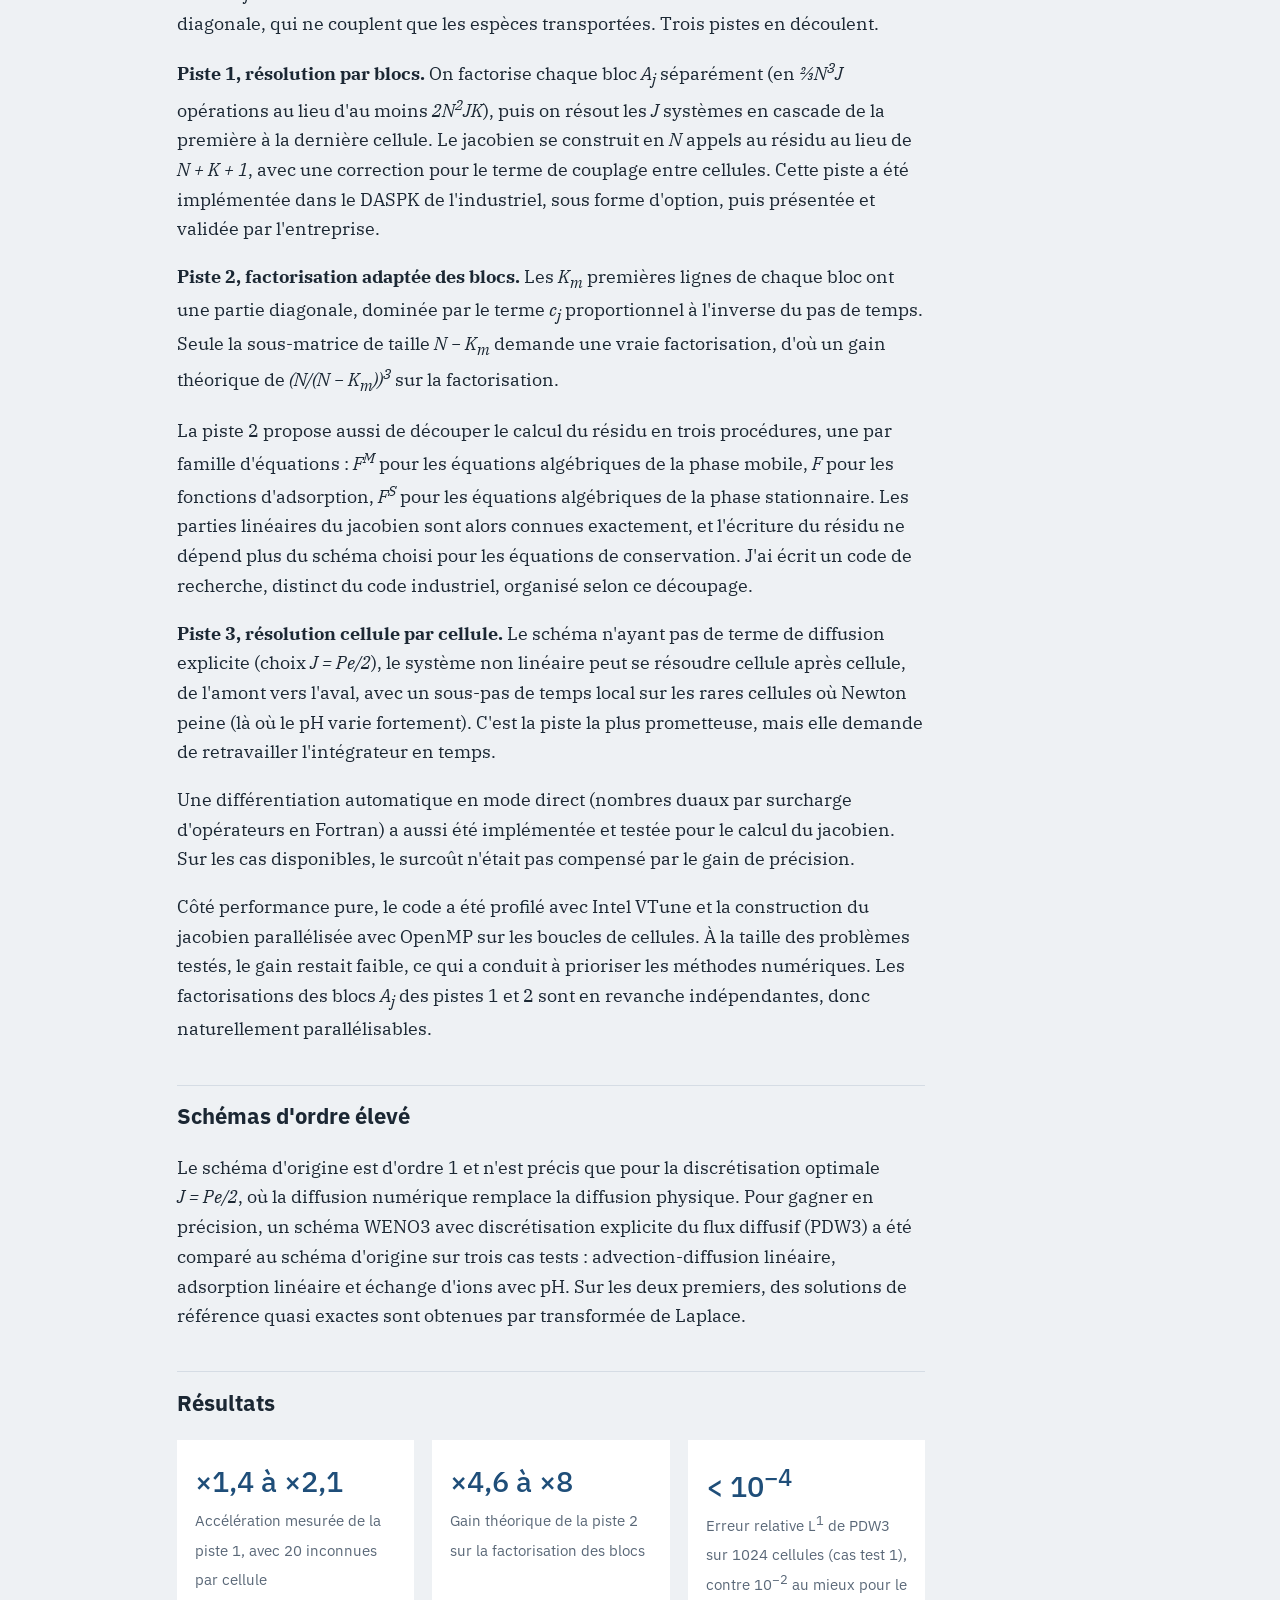
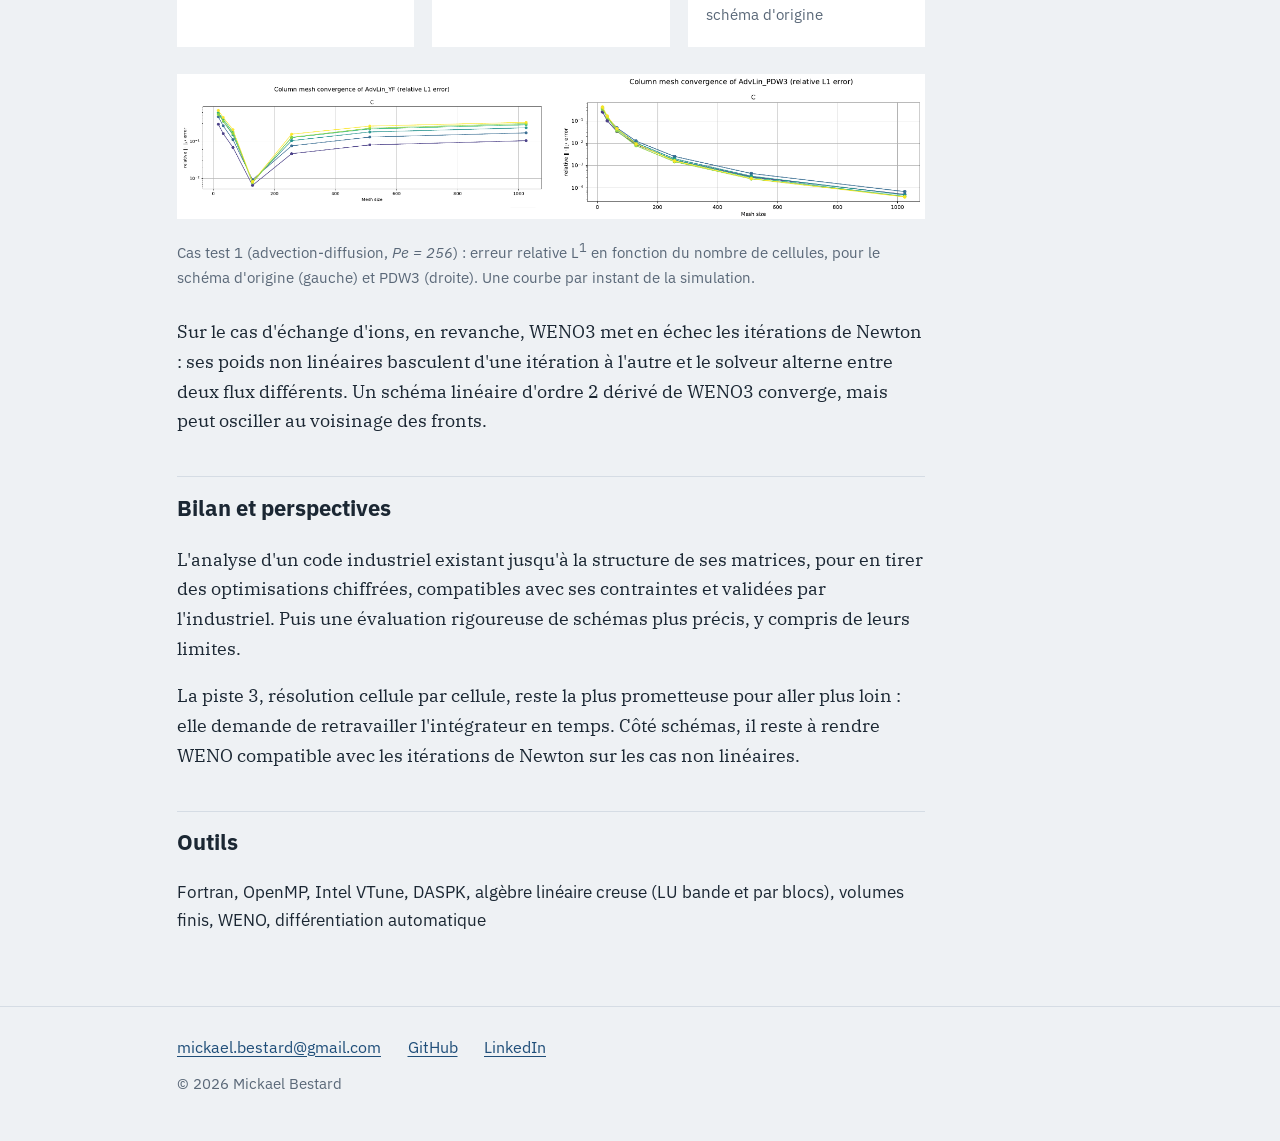
<file: projets/hpc.html>
<!doctype html>
<html lang="fr">
<head>
  <meta charset="utf-8">
  <meta name="viewport" content="width=device-width, initial-scale=1">
  <title>Accélérer un simulateur de chromatographie — Mickael Bestard</title>
  <link rel="stylesheet" href="../assets/style.css">
</head>
<body>
  <header class="site-header">
    <div class="wrap">
      <a class="name" href="../index.html">Mickael Bestard</a>
      <nav>
        <a href="../index.html#projets">Projets</a>
        <a href="../cv/cv-mickael-bestard.pdf">CV</a>
        <a href="mailto:mickael.bestard@gmail.com">Contact</a>
      </nav>
    </div>
  </header>

  <main class="wrap">
    <article class="project">
      <a class="back" href="../index.html#projets">Retour aux projets</a>
      <h1>Accélérer un simulateur de chromatographie</h1>
      <p class="lead">Post-doctorat, Institut Élie Cartan de Lorraine (CNRS, 2024–2025), encadré par Jérémie Gaidamour (ingénieur de recherche CNRS) et Bruno Pinçon (maître de conférences), co-auteurs du rapport final de l'étude. Collaboration industrielle avec un éditeur de logiciels de simulation de procédés : trouver des pistes pour accélérer son simulateur de chromatographie, écrit en Fortran. J'ai mené l'analyse et réalisé l'ensemble des développements, hors calcul des solutions de référence par transformée de Laplace.</p>
      <figure class="banner"><svg class="approach" viewBox="0 0 960 262" role="img" aria-label="Colonne de chromatographie où trois espèces se séparent en bandes, et structure bidiagonale par blocs du jacobien du système discrétisé."><defs><marker id="ah" viewBox="0 0 10 10" refX="8" refY="5" markerWidth="7" markerHeight="7" orient="auto-start-reverse"><path d="M0,0 L10,5 L0,10 z" class="ahead"/></marker></defs><rect class="column" x="40" y="150" width="520" height="50" rx="8"/><circle class="bead" cx="56.2" cy="179.4" r="2"/><circle class="bead" cx="367.1" cy="158.3" r="2"/><circle class="bead" cx="364.7" cy="173.7" r="2"/><circle class="bead" cx="391.1" cy="169.4" r="2"/><circle class="bead" cx="405.1" cy="184.0" r="2"/><circle class="bead" cx="57.3" cy="158.3" r="2"/><circle class="bead" cx="389.4" cy="192.6" r="2"/><circle class="bead" cx="173.6" cy="173.3" r="2"/><circle class="bead" cx="347.1" cy="168.2" r="2"/><circle class="bead" cx="230.9" cy="167.9" r="2"/><circle class="bead" cx="233.5" cy="178.6" r="2"/><circle class="bead" cx="198.6" cy="170.3" r="2"/><circle class="bead" cx="438.3" cy="157.0" r="2"/><circle class="bead" cx="335.2" cy="183.9" r="2"/><circle class="bead" cx="203.5" cy="164.5" r="2"/><circle class="bead" cx="454.3" cy="165.1" r="2"/><circle class="bead" cx="141.2" cy="172.5" r="2"/><circle class="bead" cx="400.6" cy="159.9" r="2"/><circle class="bead" cx="209.6" cy="168.7" r="2"/><circle class="bead" cx="469.4" cy="172.7" r="2"/><circle class="bead" cx="480.6" cy="162.4" r="2"/><circle class="bead" cx="217.0" cy="180.7" r="2"/><circle class="bead" cx="495.5" cy="173.1" r="2"/><circle class="bead" cx="160.3" cy="160.6" r="2"/><circle class="bead" cx="315.1" cy="163.3" r="2"/><circle class="bead" cx="455.8" cy="187.9" r="2"/><circle class="bead" cx="139.3" cy="166.6" r="2"/><circle class="bead" cx="456.1" cy="180.4" r="2"/><circle class="bead" cx="455.6" cy="169.1" r="2"/><circle class="bead" cx="111.9" cy="167.1" r="2"/><circle class="bead" cx="449.3" cy="166.3" r="2"/><circle class="bead" cx="221.9" cy="171.8" r="2"/><circle class="bead" cx="259.2" cy="171.6" r="2"/><circle class="bead" cx="513.7" cy="161.9" r="2"/><circle class="bead" cx="48.4" cy="191.8" r="2"/><circle class="bead" cx="493.0" cy="193.5" r="2"/><circle class="bead" cx="266.7" cy="192.1" r="2"/><circle class="bead" cx="517.1" cy="164.4" r="2"/><circle class="bead" cx="424.7" cy="187.8" r="2"/><circle class="bead" cx="382.8" cy="175.7" r="2"/><circle class="bead" cx="192.8" cy="169.0" r="2"/><circle class="bead" cx="161.6" cy="158.6" r="2"/><circle class="bead" cx="345.0" cy="166.9" r="2"/><circle class="bead" cx="457.6" cy="157.7" r="2"/><circle class="bead" cx="505.0" cy="182.4" r="2"/><circle class="bead" cx="515.3" cy="190.1" r="2"/><circle class="bead" cx="503.0" cy="177.9" r="2"/><circle class="bead" cx="52.7" cy="184.3" r="2"/><circle class="bead" cx="133.3" cy="167.4" r="2"/><circle class="bead" cx="382.8" cy="175.9" r="2"/><circle class="bead" cx="256.2" cy="191.7" r="2"/><circle class="bead" cx="357.0" cy="169.0" r="2"/><circle class="bead" cx="174.3" cy="188.7" r="2"/><circle class="bead" cx="288.4" cy="185.7" r="2"/><circle class="bead" cx="224.7" cy="163.5" r="2"/><circle class="bead" cx="317.6" cy="187.0" r="2"/><circle class="bead" cx="133.0" cy="186.1" r="2"/><circle class="bead" cx="514.3" cy="186.6" r="2"/><circle class="bead" cx="464.3" cy="156.3" r="2"/><circle class="bead" cx="365.3" cy="188.8" r="2"/><circle class="bead" cx="71.4" cy="166.3" r="2"/><circle class="bead" cx="182.4" cy="176.0" r="2"/><circle class="bead" cx="260.9" cy="174.0" r="2"/><circle class="bead" cx="440.5" cy="156.1" r="2"/><circle class="bead" cx="73.9" cy="160.8" r="2"/><circle class="bead" cx="109.3" cy="158.6" r="2"/><circle class="bead" cx="541.1" cy="188.5" r="2"/><circle class="bead" cx="89.8" cy="175.1" r="2"/><circle class="bead" cx="206.5" cy="168.0" r="2"/><circle class="bead" cx="224.5" cy="180.6" r="2"/><circle class="bead" cx="344.0" cy="169.7" r="2"/><circle class="bead" cx="143.1" cy="168.5" r="2"/><circle class="bead" cx="108.9" cy="177.1" r="2"/><circle class="bead" cx="409.7" cy="170.4" r="2"/><circle class="bead" cx="86.6" cy="162.8" r="2"/><circle class="bead" cx="235.6" cy="179.0" r="2"/><circle class="bead" cx="443.6" cy="170.5" r="2"/><circle class="bead" cx="453.0" cy="179.7" r="2"/><circle class="bead" cx="265.2" cy="170.2" r="2"/><circle class="bead" cx="298.0" cy="182.7" r="2"/><circle class="bead" cx="259.6" cy="182.4" r="2"/><circle class="bead" cx="280.1" cy="165.3" r="2"/><circle class="bead" cx="318.2" cy="182.4" r="2"/><circle class="bead" cx="82.4" cy="172.1" r="2"/><circle class="bead" cx="262.3" cy="189.4" r="2"/><circle class="bead" cx="521.7" cy="170.2" r="2"/><circle class="bead" cx="502.1" cy="186.1" r="2"/><circle class="bead" cx="179.2" cy="173.6" r="2"/><circle class="bead" cx="108.6" cy="186.9" r="2"/><circle class="bead" cx="382.4" cy="189.7" r="2"/><circle class="bead" cx="448.6" cy="181.4" r="2"/><circle class="bead" cx="418.7" cy="177.4" r="2"/><circle class="bead" cx="98.4" cy="178.3" r="2"/><circle class="bead" cx="48.5" cy="161.5" r="2"/><circle class="bead" cx="439.3" cy="157.7" r="2"/><circle class="bead" cx="92.6" cy="159.8" r="2"/><circle class="bead" cx="493.3" cy="162.8" r="2"/><circle class="bead" cx="57.9" cy="188.0" r="2"/><circle class="bead" cx="107.6" cy="188.1" r="2"/><circle class="bead" cx="388.2" cy="187.8" r="2"/><circle class="bead" cx="529.8" cy="178.0" r="2"/><circle class="bead" cx="451.8" cy="157.4" r="2"/><circle class="bead" cx="435.8" cy="175.4" r="2"/><circle class="bead" cx="409.3" cy="160.1" r="2"/><circle class="bead" cx="426.5" cy="191.5" r="2"/><circle class="bead" cx="77.1" cy="168.3" r="2"/><circle class="bead" cx="332.5" cy="187.5" r="2"/><circle class="bead" cx="169.0" cy="162.8" r="2"/><circle class="bead" cx="173.0" cy="179.4" r="2"/><circle class="bead" cx="428.8" cy="171.0" r="2"/><circle class="bead" cx="232.7" cy="171.1" r="2"/><circle class="bead" cx="223.9" cy="171.9" r="2"/><circle class="bead" cx="88.3" cy="175.0" r="2"/><circle class="bead" cx="540.3" cy="171.7" r="2"/><circle class="bead" cx="425.7" cy="162.1" r="2"/><circle class="bead" cx="396.9" cy="184.7" r="2"/><circle class="bead" cx="388.3" cy="175.6" r="2"/><circle class="bead" cx="291.7" cy="180.4" r="2"/><circle class="bead" cx="501.9" cy="161.7" r="2"/><circle class="bead" cx="94.7" cy="184.4" r="2"/><circle class="bead" cx="511.6" cy="175.7" r="2"/><circle class="bead" cx="271.1" cy="183.3" r="2"/><circle class="bead" cx="140.5" cy="166.2" r="2"/><circle class="bead" cx="147.2" cy="178.3" r="2"/><circle class="bead" cx="205.9" cy="164.8" r="2"/><circle class="bead" cx="397.1" cy="192.2" r="2"/><circle class="bead" cx="196.3" cy="182.8" r="2"/><circle class="bead" cx="255.9" cy="188.4" r="2"/><circle class="bead" cx="343.0" cy="166.2" r="2"/><circle class="bead" cx="156.5" cy="156.9" r="2"/><circle class="bead" cx="289.6" cy="170.5" r="2"/><circle class="bead" cx="133.5" cy="169.7" r="2"/><circle class="bead" cx="209.6" cy="185.4" r="2"/><circle class="bead" cx="119.0" cy="193.7" r="2"/><circle class="bead" cx="289.6" cy="178.8" r="2"/><circle class="bead" cx="283.8" cy="187.7" r="2"/><circle class="bead" cx="463.4" cy="177.2" r="2"/><circle class="bead" cx="290.5" cy="183.4" r="2"/><circle class="bead" cx="481.2" cy="171.2" r="2"/><circle class="bead" cx="418.7" cy="192.5" r="2"/><circle class="bead" cx="283.4" cy="164.7" r="2"/><circle class="bead" cx="165.3" cy="183.3" r="2"/><circle class="bead" cx="389.1" cy="192.4" r="2"/><circle class="bead" cx="479.8" cy="165.2" r="2"/><circle class="bead" cx="142.3" cy="165.8" r="2"/><circle class="bead" cx="141.1" cy="182.8" r="2"/><circle class="bead" cx="482.2" cy="190.2" r="2"/><circle class="bead" cx="175.5" cy="188.9" r="2"/><circle class="bead" cx="205.2" cy="172.1" r="2"/><circle class="bead" cx="416.3" cy="159.3" r="2"/><circle class="bead" cx="93.1" cy="187.7" r="2"/><circle class="bead" cx="194.2" cy="169.6" r="2"/><circle class="bead" cx="340.8" cy="181.7" r="2"/><circle class="bead" cx="49.5" cy="168.7" r="2"/><circle class="bead" cx="267.6" cy="174.5" r="2"/><circle class="bead" cx="152.7" cy="178.2" r="2"/><circle class="bead" cx="531.3" cy="170.9" r="2"/><circle class="bead" cx="322.5" cy="160.5" r="2"/><circle class="bead" cx="185.6" cy="181.3" r="2"/><circle class="bead" cx="103.2" cy="189.7" r="2"/><circle class="bead" cx="507.7" cy="159.7" r="2"/><circle class="bead" cx="524.2" cy="170.2" r="2"/><circle class="bead" cx="438.4" cy="184.8" r="2"/><circle class="bead" cx="196.1" cy="181.7" r="2"/><circle class="bead" cx="378.3" cy="186.6" r="2"/><circle class="bead" cx="180.9" cy="184.7" r="2"/><circle class="bead" cx="534.4" cy="181.6" r="2"/><circle class="bead" cx="318.4" cy="160.3" r="2"/><circle class="bead" cx="296.9" cy="169.4" r="2"/><circle class="bead" cx="410.8" cy="181.8" r="2"/><circle class="bead" cx="333.7" cy="162.9" r="2"/><circle class="bead" cx="374.0" cy="180.0" r="2"/><circle class="bead" cx="137.0" cy="189.8" r="2"/><circle class="bead" cx="378.9" cy="160.7" r="2"/><circle class="bead" cx="519.4" cy="161.4" r="2"/><circle class="bead" cx="214.4" cy="183.4" r="2"/><circle class="bead" cx="349.5" cy="177.1" r="2"/><circle class="bead" cx="374.9" cy="173.4" r="2"/><circle class="bead" cx="204.7" cy="162.7" r="2"/><circle class="bead" cx="80.8" cy="183.2" r="2"/><circle class="bead" cx="429.3" cy="176.6" r="2"/><circle class="bead" cx="421.7" cy="169.7" r="2"/><circle class="bead" cx="181.0" cy="170.6" r="2"/><circle class="bead" cx="489.3" cy="157.6" r="2"/><circle class="bead" cx="302.4" cy="165.4" r="2"/><circle class="bead" cx="436.6" cy="169.5" r="2"/><circle class="bead" cx="215.1" cy="171.3" r="2"/><circle class="bead" cx="321.1" cy="185.3" r="2"/><circle class="bead" cx="225.3" cy="188.2" r="2"/><circle class="bead" cx="103.0" cy="166.3" r="2"/><circle class="bead" cx="96.6" cy="160.3" r="2"/><circle class="bead" cx="441.7" cy="183.6" r="2"/><circle class="bead" cx="139.9" cy="163.2" r="2"/><circle class="bead" cx="257.7" cy="184.2" r="2"/><circle class="bead" cx="460.4" cy="184.5" r="2"/><circle class="bead" cx="346.7" cy="161.6" r="2"/><circle class="bead" cx="248.4" cy="163.4" r="2"/><circle class="bead" cx="314.0" cy="177.6" r="2"/><circle class="bead" cx="148.7" cy="165.5" r="2"/><circle class="bead" cx="443.1" cy="157.1" r="2"/><circle class="bead" cx="454.0" cy="189.9" r="2"/><circle class="bead" cx="528.3" cy="170.6" r="2"/><circle class="bead" cx="326.7" cy="178.2" r="2"/><circle class="bead" cx="367.9" cy="193.1" r="2"/><circle class="bead" cx="394.8" cy="167.4" r="2"/><circle class="bead" cx="482.9" cy="174.4" r="2"/><circle class="bead" cx="351.5" cy="183.6" r="2"/><circle class="bead" cx="47.2" cy="185.3" r="2"/><circle class="bead" cx="382.3" cy="174.7" r="2"/><circle class="bead" cx="312.0" cy="173.5" r="2"/><circle class="bead" cx="144.3" cy="176.1" r="2"/><circle class="bead" cx="64.8" cy="175.0" r="2"/><circle class="bead" cx="374.1" cy="172.9" r="2"/><circle class="bead" cx="333.5" cy="192.4" r="2"/><circle class="bead" cx="499.2" cy="161.2" r="2"/><circle class="bead" cx="448.5" cy="179.7" r="2"/><circle class="bead" cx="71.7" cy="169.7" r="2"/><circle class="bead" cx="164.6" cy="159.0" r="2"/><circle class="bead" cx="319.8" cy="191.3" r="2"/><circle class="bead" cx="210.1" cy="189.1" r="2"/><circle class="bead" cx="398.9" cy="161.1" r="2"/><circle class="bead" cx="482.0" cy="178.8" r="2"/><circle class="bead" cx="516.9" cy="183.2" r="2"/><circle class="bead" cx="421.8" cy="169.1" r="2"/><circle class="bead" cx="455.8" cy="191.4" r="2"/><circle class="bead" cx="483.6" cy="172.6" r="2"/><circle class="bead" cx="430.5" cy="174.4" r="2"/><circle class="bead" cx="101.4" cy="157.6" r="2"/><circle class="bead" cx="85.6" cy="163.6" r="2"/><circle class="bead" cx="127.7" cy="174.9" r="2"/><circle class="bead" cx="401.2" cy="176.4" r="2"/><circle class="bead" cx="260.4" cy="180.7" r="2"/><circle class="bead" cx="200.8" cy="173.6" r="2"/><circle class="bead" cx="430.6" cy="171.3" r="2"/><circle class="bead" cx="137.7" cy="190.2" r="2"/><circle class="bead" cx="411.6" cy="169.9" r="2"/><circle class="bead" cx="234.5" cy="176.1" r="2"/><circle class="bead" cx="349.0" cy="164.5" r="2"/><circle class="bead" cx="47.4" cy="163.9" r="2"/><circle class="bead" cx="443.9" cy="161.5" r="2"/><circle class="bead" cx="279.7" cy="163.4" r="2"/><circle class="bead" cx="152.3" cy="162.5" r="2"/><circle class="bead" cx="251.1" cy="162.4" r="2"/><circle class="bead" cx="60.0" cy="160.2" r="2"/><circle class="bead" cx="131.5" cy="174.6" r="2"/><circle class="bead" cx="76.3" cy="156.9" r="2"/><circle class="bead" cx="273.6" cy="171.5" r="2"/><circle class="bead" cx="403.3" cy="157.9" r="2"/><circle class="bead" cx="250.9" cy="171.1" r="2"/><circle class="bead" cx="59.5" cy="192.7" r="2"/><circle class="bead" cx="157.2" cy="159.6" r="2"/><circle class="bead" cx="287.1" cy="162.3" r="2"/><circle class="bead" cx="362.2" cy="169.2" r="2"/><circle class="bead" cx="109.0" cy="158.0" r="2"/><circle class="bead" cx="415.7" cy="166.5" r="2"/><circle class="bead" cx="446.2" cy="173.7" r="2"/><circle class="bead" cx="519.9" cy="167.4" r="2"/><circle class="bead" cx="173.0" cy="166.1" r="2"/><circle class="bead" cx="459.9" cy="179.9" r="2"/><circle class="bead" cx="221.1" cy="159.6" r="2"/><path class="arrow strong" d="M10,175.0 L34,175.0" marker-end="url(#ah)"/><text class="note" x="40.0" y="222.0" text-anchor="start">colonne : phase stationnaire</text><text class="note" x="560.0" y="222.0" text-anchor="end">z →</text><polyline class="main" points="40.0,138.0 43.0,138.0 46.0,138.0 49.0,138.0 52.0,138.0 55.0,138.0 58.0,138.0 61.0,138.0 64.0,138.0 67.0,138.0 70.0,138.0 73.0,138.0 76.0,138.0 79.0,137.9 82.0,137.9 85.0,137.8 88.0,137.7 91.0,137.5 94.0,137.3 97.0,137.0 100.0,136.5 103.0,135.9 106.0,135.0 109.0,133.9 112.0,132.4 115.0,130.4 118.0,128.0 121.0,125.0 124.0,121.4 127.0,117.0 130.0,111.9 133.0,106.2 136.0,99.7 139.0,92.6 142.0,85.1 145.0,77.3 148.0,69.3 151.0,61.6 154.0,54.3 157.0,47.8 160.0,42.2 163.0,37.9 166.0,34.9 169.0,33.6 172.0,33.9 175.0,35.7 178.0,39.1 181.0,43.9 184.0,49.8 187.0,56.7 190.0,64.2 193.0,72.0 196.0,79.9 199.0,87.6 202.0,95.0 205.0,101.9 208.0,108.2 211.0,113.7 214.0,118.5 217.0,122.6 220.0,126.1 223.0,128.9 226.0,131.1 229.0,132.9 232.0,134.3 235.0,135.3 238.0,136.1 241.0,136.7 244.0,137.1 247.0,137.4 250.0,137.6 253.0,137.7 256.0,137.8 259.0,137.9 262.0,137.9 265.0,138.0 268.0,138.0 271.0,138.0 274.0,138.0 277.0,138.0 280.0,138.0 283.0,138.0 286.0,138.0 289.0,138.0 292.0,138.0 295.0,138.0 298.0,138.0 301.0,138.0 304.0,138.0 307.0,138.0 310.0,138.0 313.0,138.0 316.0,138.0 319.0,138.0 322.0,138.0 325.0,138.0 328.0,138.0 331.0,138.0 334.0,138.0 337.0,138.0 340.0,138.0 343.0,138.0 346.0,138.0 349.0,138.0 352.0,138.0 355.0,138.0 358.0,138.0 361.0,138.0 364.0,138.0 367.0,138.0 370.0,138.0 373.0,138.0 376.0,138.0 379.0,138.0 382.0,138.0 385.0,138.0 388.0,138.0 391.0,138.0 394.0,138.0 397.0,138.0 400.0,138.0 403.0,138.0 406.0,138.0 409.0,138.0 412.0,138.0 415.0,138.0 418.0,138.0 421.0,138.0 424.0,138.0 427.0,138.0 430.0,138.0 433.0,138.0 436.0,138.0 439.0,138.0 442.0,138.0 445.0,138.0 448.0,138.0 451.0,138.0 454.0,138.0 457.0,138.0 460.0,138.0 463.0,138.0 466.0,138.0 469.0,138.0 472.0,138.0 475.0,138.0 478.0,138.0 481.0,138.0 484.0,138.0 487.0,138.0 490.0,138.0 493.0,138.0 496.0,138.0 499.0,138.0 502.0,138.0 505.0,138.0 508.0,138.0 511.0,138.0 514.0,138.0 517.0,138.0 520.0,138.0 523.0,138.0 526.0,138.0 529.0,138.0 532.0,138.0 535.0,138.0 538.0,138.0 541.0,138.0 544.0,138.0 547.0,138.0 550.0,138.0 553.0,138.0 556.0,138.0 559.0,138.0"/><text class="math" x="170.0" y="25.5" text-anchor="middle">C<tspan class="sub" dy="3">1</tspan></text><rect class="band0" x="146.0" y="152" width="48.0" height="46" rx="3"/><polyline class="main2" points="40.0,138.0 43.0,138.0 46.0,138.0 49.0,138.0 52.0,138.0 55.0,138.0 58.0,138.0 61.0,138.0 64.0,138.0 67.0,138.0 70.0,138.0 73.0,138.0 76.0,138.0 79.0,138.0 82.0,138.0 85.0,138.0 88.0,138.0 91.0,138.0 94.0,138.0 97.0,138.0 100.0,138.0 103.0,138.0 106.0,138.0 109.0,138.0 112.0,138.0 115.0,138.0 118.0,138.0 121.0,138.0 124.0,138.0 127.0,138.0 130.0,138.0 133.0,138.0 136.0,138.0 139.0,138.0 142.0,138.0 145.0,138.0 148.0,138.0 151.0,138.0 154.0,138.0 157.0,138.0 160.0,138.0 163.0,138.0 166.0,138.0 169.0,138.0 172.0,138.0 175.0,138.0 178.0,137.9 181.0,137.9 184.0,137.9 187.0,137.8 190.0,137.8 193.0,137.7 196.0,137.6 199.0,137.5 202.0,137.3 205.0,137.1 208.0,136.8 211.0,136.4 214.0,135.9 217.0,135.3 220.0,134.6 223.0,133.7 226.0,132.7 229.0,131.4 232.0,129.9 235.0,128.2 238.0,126.2 241.0,123.9 244.0,121.3 247.0,118.5 250.0,115.3 253.0,111.8 256.0,108.1 259.0,104.1 262.0,100.0 265.0,95.7 268.0,91.3 271.0,86.9 274.0,82.6 277.0,78.5 280.0,74.7 283.0,71.1 286.0,68.0 289.0,65.4 292.0,63.4 295.0,61.9 298.0,61.2 301.0,61.0 304.0,61.6 307.0,62.8 310.0,64.7 313.0,67.1 316.0,70.0 319.0,73.4 322.0,77.2 325.0,81.3 328.0,85.5 331.0,89.8 334.0,94.2 337.0,98.5 340.0,102.7 343.0,106.8 346.0,110.6 349.0,114.2 352.0,117.4 355.0,120.4 358.0,123.1 361.0,125.5 364.0,127.6 367.0,129.4 370.0,131.0 373.0,132.3 376.0,133.4 379.0,134.3 382.0,135.1 385.0,135.7 388.0,136.2 391.0,136.6 394.0,137.0 397.0,137.2 400.0,137.4 403.0,137.6 406.0,137.7 409.0,137.8 412.0,137.8 415.0,137.9 418.0,137.9 421.0,137.9 424.0,138.0 427.0,138.0 430.0,138.0 433.0,138.0 436.0,138.0 439.0,138.0 442.0,138.0 445.0,138.0 448.0,138.0 451.0,138.0 454.0,138.0 457.0,138.0 460.0,138.0 463.0,138.0 466.0,138.0 469.0,138.0 472.0,138.0 475.0,138.0 478.0,138.0 481.0,138.0 484.0,138.0 487.0,138.0 490.0,138.0 493.0,138.0 496.0,138.0 499.0,138.0 502.0,138.0 505.0,138.0 508.0,138.0 511.0,138.0 514.0,138.0 517.0,138.0 520.0,138.0 523.0,138.0 526.0,138.0 529.0,138.0 532.0,138.0 535.0,138.0 538.0,138.0 541.0,138.0 544.0,138.0 547.0,138.0 550.0,138.0 553.0,138.0 556.0,138.0 559.0,138.0"/><text class="math" x="300.0" y="53.0" text-anchor="middle">C<tspan class="sub" dy="3">2</tspan></text><rect class="band1" x="268.0" y="152" width="64.0" height="46" rx="3"/><polyline class="main3" points="40.0,138.0 43.0,138.0 46.0,138.0 49.0,138.0 52.0,138.0 55.0,138.0 58.0,138.0 61.0,138.0 64.0,138.0 67.0,138.0 70.0,138.0 73.0,138.0 76.0,138.0 79.0,138.0 82.0,138.0 85.0,138.0 88.0,138.0 91.0,138.0 94.0,138.0 97.0,138.0 100.0,138.0 103.0,138.0 106.0,138.0 109.0,138.0 112.0,138.0 115.0,138.0 118.0,138.0 121.0,138.0 124.0,138.0 127.0,138.0 130.0,138.0 133.0,138.0 136.0,138.0 139.0,138.0 142.0,138.0 145.0,138.0 148.0,138.0 151.0,138.0 154.0,138.0 157.0,138.0 160.0,138.0 163.0,138.0 166.0,138.0 169.0,138.0 172.0,138.0 175.0,138.0 178.0,138.0 181.0,138.0 184.0,138.0 187.0,138.0 190.0,138.0 193.0,138.0 196.0,138.0 199.0,138.0 202.0,138.0 205.0,138.0 208.0,138.0 211.0,138.0 214.0,138.0 217.0,138.0 220.0,138.0 223.0,138.0 226.0,138.0 229.0,138.0 232.0,138.0 235.0,138.0 238.0,138.0 241.0,138.0 244.0,138.0 247.0,138.0 250.0,138.0 253.0,138.0 256.0,138.0 259.0,138.0 262.0,138.0 265.0,138.0 268.0,138.0 271.0,138.0 274.0,138.0 277.0,138.0 280.0,138.0 283.0,138.0 286.0,137.9 289.0,137.9 292.0,137.9 295.0,137.9 298.0,137.9 301.0,137.8 304.0,137.8 307.0,137.7 310.0,137.7 313.0,137.6 316.0,137.5 319.0,137.3 322.0,137.2 325.0,137.0 328.0,136.8 331.0,136.6 334.0,136.3 337.0,136.0 340.0,135.6 343.0,135.1 346.0,134.6 349.0,134.1 352.0,133.4 355.0,132.7 358.0,131.8 361.0,130.9 364.0,129.9 367.0,128.7 370.0,127.5 373.0,126.1 376.0,124.6 379.0,123.0 382.0,121.3 385.0,119.5 388.0,117.6 391.0,115.6 394.0,113.5 397.0,111.4 400.0,109.2 403.0,106.9 406.0,104.6 409.0,102.4 412.0,100.1 415.0,97.9 418.0,95.8 421.0,93.7 424.0,91.8 427.0,90.0 430.0,88.4 433.0,87.0 436.0,85.7 439.0,84.7 442.0,83.9 445.0,83.4 448.0,83.1 451.0,83.0 454.0,83.2 457.0,83.7 460.0,84.4 463.0,85.3 466.0,86.5 469.0,87.9 472.0,89.5 475.0,91.2 478.0,93.1 481.0,95.1 484.0,97.2 487.0,99.4 490.0,101.6 493.0,103.9 496.0,106.2 499.0,108.4 502.0,110.6 505.0,112.8 508.0,114.9 511.0,117.0 514.0,118.9 517.0,120.7 520.0,122.5 523.0,124.1 526.0,125.6 529.0,127.0 532.0,128.3 535.0,129.5 538.0,130.6 541.0,131.5 544.0,132.4 547.0,133.2 550.0,133.8 553.0,134.4 556.0,135.0 559.0,135.4"/><text class="math" x="450.0" y="75.0" text-anchor="middle">C<tspan class="sub" dy="3">3</tspan></text><rect class="band2" x="406.0" y="152" width="88.0" height="46" rx="3"/><line class="axis" x1="40" y1="138" x2="560" y2="138"/><rect class="frame" x="652" y="12" width="226" height="226" rx="6"/><rect class="blk" x="661" y="21" width="28" height="28" rx="2"/><rect class="blk" x="691" y="51" width="28" height="28" rx="2"/><line class="subdiag" x1="664" y1="54" x2="686" y2="76"/><rect class="blk" x="721" y="81" width="28" height="28" rx="2"/><line class="subdiag" x1="694" y1="84" x2="716" y2="106"/><rect class="blk" x="751" y="111" width="28" height="28" rx="2"/><line class="subdiag" x1="724" y1="114" x2="746" y2="136"/><rect class="blk" x="781" y="141" width="28" height="28" rx="2"/><line class="subdiag" x1="754" y1="144" x2="776" y2="166"/><rect class="blk" x="811" y="171" width="28" height="28" rx="2"/><line class="subdiag" x1="784" y1="174" x2="806" y2="196"/><rect class="blk" x="841" y="201" width="28" height="28" rx="2"/><line class="subdiag" x1="814" y1="204" x2="836" y2="226"/><text class="math" x="798.0" y="132.0" text-anchor="start">A<tspan class="sub" dy="3">j</tspan></text><text class="note" x="765.0" y="260.0" text-anchor="middle">jacobien bidiagonal par blocs</text><path class="arrow" d="M580,135.0 C 610,135.0 610,125.0 646,125.0" marker-end="url(#ah)"/></svg></figure>
      <!-- Source : rapport final de l'étude (18 mois). Ne jamais nommer l'industriel ni son logiciel. Code industriel non diffusable. Notations du rapport. -->

      <h2>Problème</h2>
      <p>Une colonne de chromatographie sépare les espèces d'un mélange : la phase mobile les transporte, la phase stationnaire les adsorbe puis les relâche à des vitesses différentes. Pour chaque espèce, la conservation s'écrit</p>
      <p class="eq"><span class="m">ε<sub>e</sub> ∂<sub>t</sub>C<sub>i</sub> + (1 − ε<sub>e</sub>) ∂<sub>t</sub>q<sub>i</sub> = D ε<sub>e</sub> ∂<sub>z</sub><sup>2</sup>C<sub>i</sub> − ε<sub>e</sub> u ∂<sub>z</sub>C<sub>i</sub></span></p>
      <p>couplée à des lois d'adsorption et à des équations algébriques (équilibre électrique, pH). Après discrétisation en volumes finis sur <span class="m">J</span> cellules, avec <span class="m">N = K + K′</span> inconnues par cellule, on obtient un grand système différentiel-algébrique</p>
      <p class="eq"><span class="m">F(Ẋ(t), X(t), t) = 0</span></p>
      <p>intégré par DASPK (formules BDF jusqu'à l'ordre 5, Fortran 77). Le nombre de Péclet est élevé, ce qui impose des maillages fins, et chaque pas de temps demande des itérations de Newton : construction du jacobien par différences finies, factorisation LU, résolutions. Contrainte de l'industriel : garder DASPK et, dans un premier temps, le schéma en espace.</p>

      <h2>Exploiter la structure du jacobien</h2>
      <p>En numérotant les inconnues cellule par cellule, la matrice de Newton <span class="m">c<sub>j</sub> ∇<sub>Ẋ</sub>F + ∇<sub>X</sub>F</span> est une matrice bande, de demi-largeurs <span class="m">m<sub>u</sub> = K</span> et <span class="m">m<sub>l</sub> = N</span>, que le code factorisait comme telle. Une analyse plus fine montre qu'elle est en fait bidiagonale par blocs : des blocs pleins <span class="m">A<sub>j</sub></span> de taille <span class="m">N × N</span> sur la diagonale, et des matrices diagonales <span class="m">−(u/Δz) I</span> sous la diagonale, qui ne couplent que les espèces transportées. Trois pistes en découlent.</p>
      <p><b>Piste 1, résolution par blocs.</b> On factorise chaque bloc <span class="m">A<sub>j</sub></span> séparément (en <span class="m">⅔N<sup>3</sup>J</span> opérations au lieu d'au moins <span class="m">2N<sup>2</sup>JK</span>), puis on résout les <span class="m">J</span> systèmes en cascade de la première à la dernière cellule. Le jacobien se construit en <span class="m">N</span> appels au résidu au lieu de <span class="m">N + K + 1</span>, avec une correction pour le terme de couplage entre cellules. Cette piste a été implémentée dans le DASPK de l'industriel, sous forme d'option, puis présentée et validée par l'entreprise.</p>
      <p><b>Piste 2, factorisation adaptée des blocs.</b> Les <span class="m">K<sub>m</sub></span> premières lignes de chaque bloc ont une partie diagonale, dominée par le terme <span class="m">c<sub>j</sub></span> proportionnel à l'inverse du pas de temps. Seule la sous-matrice de taille <span class="m">N − K<sub>m</sub></span> demande une vraie factorisation, d'où un gain théorique de <span class="m">(N/(N − K<sub>m</sub>))<sup>3</sup></span> sur la factorisation.</p>
      <p>La piste 2 propose aussi de découper le calcul du résidu en trois procédures, une par famille d'équations : <span class="m">F<sup>M</sup></span> pour les équations algébriques de la phase mobile, <span class="m">F</span> pour les fonctions d'adsorption, <span class="m">F<sup>S</sup></span> pour les équations algébriques de la phase stationnaire. Les parties linéaires du jacobien sont alors connues exactement, et l'écriture du résidu ne dépend plus du schéma choisi pour les équations de conservation. J'ai écrit un code de recherche, distinct du code industriel, organisé selon ce découpage.</p>
      <p><b>Piste 3, résolution cellule par cellule.</b> Le schéma n'ayant pas de terme de diffusion explicite (choix <span class="m">J = Pe/2</span>), le système non linéaire peut se résoudre cellule après cellule, de l'amont vers l'aval, avec un sous-pas de temps local sur les rares cellules où Newton peine (là où le pH varie fortement). C'est la piste la plus prometteuse, mais elle demande de retravailler l'intégrateur en temps.</p>
      <p>Une différentiation automatique en mode direct (nombres duaux par surcharge d'opérateurs en Fortran) a aussi été implémentée et testée pour le calcul du jacobien. Sur les cas disponibles, le surcoût n'était pas compensé par le gain de précision.</p>
      <p>Côté performance pure, le code a été profilé avec Intel VTune et la construction du jacobien parallélisée avec OpenMP sur les boucles de cellules. À la taille des problèmes testés, le gain restait faible, ce qui a conduit à prioriser les méthodes numériques. Les factorisations des blocs <span class="m">A<sub>j</sub></span> des pistes 1 et 2 sont en revanche indépendantes, donc naturellement parallélisables.</p>

      <h2>Schémas d'ordre élevé</h2>
      <p>Le schéma d'origine est d'ordre 1 et n'est précis que pour la discrétisation optimale <span class="m">J = Pe/2</span>, où la diffusion numérique remplace la diffusion physique. Pour gagner en précision, un schéma WENO3 avec discrétisation explicite du flux diffusif (PDW3) a été comparé au schéma d'origine sur trois cas tests : advection-diffusion linéaire, adsorption linéaire et échange d'ions avec pH. Sur les deux premiers, des solutions de référence quasi exactes sont obtenues par transformée de Laplace.</p>

      <h2>Résultats</h2>
      <div class="figures">
        <div><strong>×1,4 à ×2,1</strong><span>Accélération mesurée de la piste 1, avec 20 inconnues par cellule</span></div>
        <div><strong>×4,6 à ×8</strong><span>Gain théorique de la piste 2 sur la factorisation des blocs</span></div>
        <div><strong>&lt; 10<sup>−4</sup></strong><span>Erreur relative L<sup>1</sup> de PDW3 sur 1024 cellules (cas test 1), contre 10<sup>−2</sup> au mieux pour le schéma d'origine</span></div>
      </div>
      <figure>
        <img src="../assets/img/hpc.png" alt="Deux courbes d'erreur relative en fonction du nombre de cellules, en échelle log. À gauche, le schéma d'origine atteint une erreur d'environ 10⁻² seulement à 128 cellules, puis l'erreur remonte au-delà de 10⁻¹. À droite, le schéma WENO3 voit son erreur décroître régulièrement jusqu'à moins de 10⁻⁴ à 1024 cellules.">
        <figcaption>Cas test 1 (advection-diffusion, <span class="m">Pe = 256</span>) : erreur relative L<sup>1</sup> en fonction du nombre de cellules, pour le schéma d'origine (gauche) et PDW3 (droite). Une courbe par instant de la simulation.</figcaption>
      </figure>
      <p>Sur le cas d'échange d'ions, en revanche, WENO3 met en échec les itérations de Newton : ses poids non linéaires basculent d'une itération à l'autre et le solveur alterne entre deux flux différents. Un schéma linéaire d'ordre 2 dérivé de WENO3 converge, mais peut osciller au voisinage des fronts.</p>

      <h2>Bilan et perspectives</h2>
      <p>L'analyse d'un code industriel existant jusqu'à la structure de ses matrices, pour en tirer des optimisations chiffrées, compatibles avec ses contraintes et validées par l'industriel. Puis une évaluation rigoureuse de schémas plus précis, y compris de leurs limites.</p>
      <p>La piste 3, résolution cellule par cellule, reste la plus prometteuse pour aller plus loin : elle demande de retravailler l'intégrateur en temps. Côté schémas, il reste à rendre WENO compatible avec les itérations de Newton sur les cas non linéaires.</p>

      <h2>Outils</h2>
      <p class="stack">Fortran, OpenMP, Intel VTune, DASPK, algèbre linéaire creuse (LU bande et par blocs), volumes finis, WENO, différentiation automatique</p>
    </article>
  </main>

  <footer class="site-footer">
    <div class="wrap">
      <a href="mailto:mickael.bestard@gmail.com">mickael.bestard@gmail.com</a>
      <a href="https://github.com/mickaelbestard">GitHub</a>
      <a href="https://www.linkedin.com/in/mbestard">LinkedIn</a>
      <span class="copy">© 2026 Mickael Bestard</span>
    </div>
  </footer>
</body>
</html>
</file>
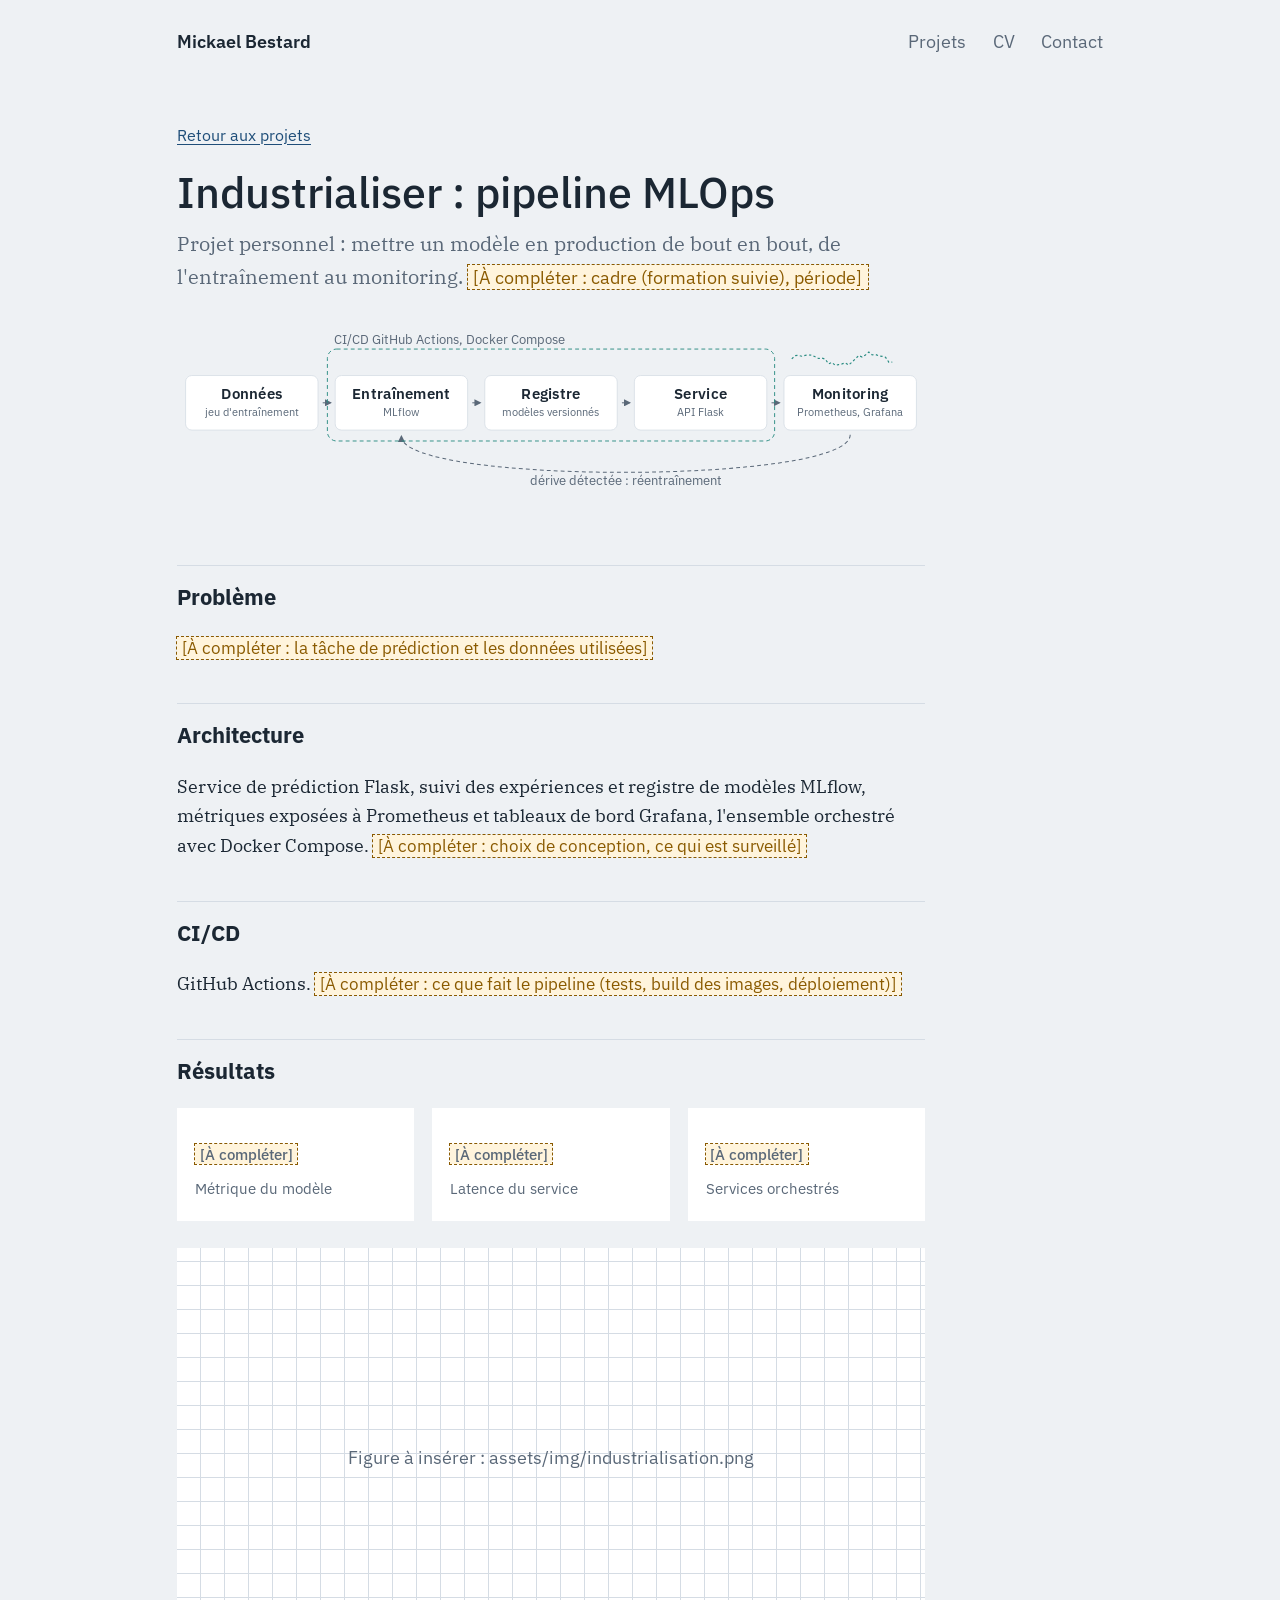
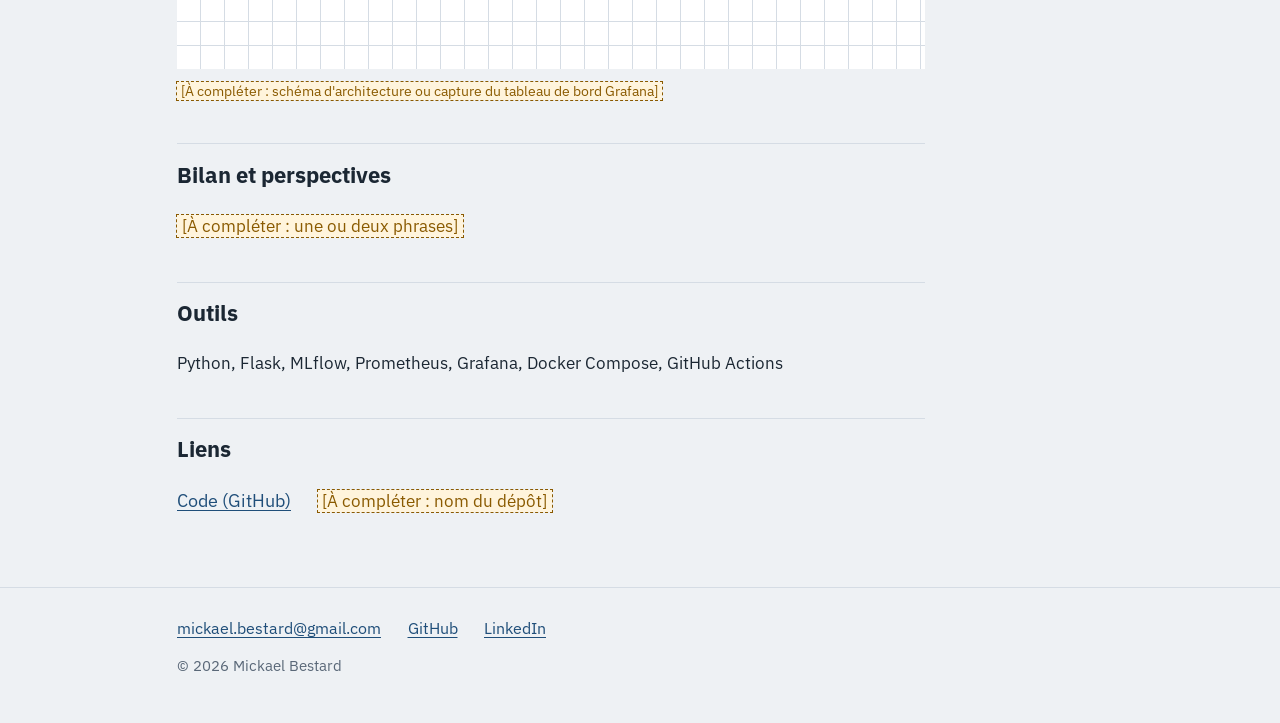
<file: projets/industrialisation.html>
<!doctype html>
<html lang="fr">
<head>
  <meta charset="utf-8">
  <meta name="viewport" content="width=device-width, initial-scale=1">
  <title>Industrialiser : pipeline MLOps — Mickael Bestard</title>
  <link rel="stylesheet" href="../assets/style.css">
</head>
<body>
  <header class="site-header">
    <div class="wrap">
      <a class="name" href="../index.html">Mickael Bestard</a>
      <nav>
        <a href="../index.html#projets">Projets</a>
        <a href="../cv/cv-mickael-bestard.pdf">CV</a>
        <a href="mailto:mickael.bestard@gmail.com">Contact</a>
      </nav>
    </div>
  </header>

  <main class="wrap">
    <article class="project">
      <a class="back" href="../index.html#projets">Retour aux projets</a>
      <h1>Industrialiser : pipeline MLOps</h1>
      <p class="lead">Projet personnel : mettre un modèle en production de bout en bout, de l'entraînement au monitoring. <span class="todo">[À compléter : cadre (formation suivie), période]</span></p>
      <figure class="banner"><svg class="approach" viewBox="0 0 960 262" role="img" aria-label="Chaîne MLOps : données, entraînement, registre de modèles, service de prédiction et monitoring, avec une boucle de réentraînement."><defs><marker id="ah" viewBox="0 0 10 10" refX="8" refY="5" markerWidth="7" markerHeight="7" orient="auto-start-reverse"><path d="M0,0 L10,5 L0,10 z" class="ahead"/></marker></defs><rect class="frame" x="11.0" y="70" width="170" height="70" rx="8"/><text class="lab" x="96.0" y="100.0" text-anchor="middle">Données</text><text class="note sm" x="96.0" y="122.0" text-anchor="middle">jeu d'entraînement</text><path class="arrow" d="M187.0,105.0 L197.0,105.0" marker-end="url(#ah)"/><rect class="frame" x="203.0" y="70" width="170" height="70" rx="8"/><text class="lab" x="288.0" y="100.0" text-anchor="middle">Entraînement</text><text class="note sm" x="288.0" y="122.0" text-anchor="middle">MLflow</text><path class="arrow" d="M379.0,105.0 L389.0,105.0" marker-end="url(#ah)"/><rect class="frame" x="395.0" y="70" width="170" height="70" rx="8"/><text class="lab" x="480.0" y="100.0" text-anchor="middle">Registre</text><text class="note sm" x="480.0" y="122.0" text-anchor="middle">modèles versionnés</text><path class="arrow" d="M571.0,105.0 L581.0,105.0" marker-end="url(#ah)"/><rect class="frame" x="587.0" y="70" width="170" height="70" rx="8"/><text class="lab" x="672.0" y="100.0" text-anchor="middle">Service</text><text class="note sm" x="672.0" y="122.0" text-anchor="middle">API Flask</text><path class="arrow" d="M763.0,105.0 L773.0,105.0" marker-end="url(#ah)"/><rect class="frame" x="779.0" y="70" width="170" height="70" rx="8"/><text class="lab" x="864.0" y="100.0" text-anchor="middle">Monitoring</text><text class="note sm" x="864.0" y="122.0" text-anchor="middle">Prometheus, Grafana</text><polyline class="cost" points="789.0,48.6 793.3,44.5 797.6,44.1 801.9,45.2 806.2,44.1 810.5,43.6 814.8,43.9 819.1,46.0 823.4,48.1 827.7,47.6 832.0,49.0 836.3,55.0 840.6,53.2 844.9,57.0 849.2,56.0 853.5,55.1 857.8,53.8 862.1,56.5 866.4,52.7 870.7,48.6 875.0,44.3 879.3,46.3 883.6,43.6 887.9,39.9 892.2,43.5 896.5,43.0 900.8,44.8 905.1,45.3 909.4,46.6 913.7,53.0 918.0,52.7"/><path class="loop" d="M864.0,146 C 864.0,210 288.0,210 288.0,148" marker-end="url(#ah)"/><text class="note" x="576.0" y="210.0" text-anchor="middle">dérive détectée : réentraînement</text><rect class="ci" x="193.0" y="36" width="574.0" height="118" rx="12"/><text class="note" x="201.0" y="30.0" text-anchor="start">CI/CD GitHub Actions, Docker Compose</text></svg></figure>
      <!-- Projet personnel uniquement. Ne pas présenter comme de la détection de fraude. -->

      <h2>Problème</h2>
      <p><span class="todo">[À compléter : la tâche de prédiction et les données utilisées]</span></p>
      <h2>Architecture</h2>
      <p>Service de prédiction Flask, suivi des expériences et registre de modèles MLflow, métriques exposées à Prometheus et tableaux de bord Grafana, l'ensemble orchestré avec Docker Compose. <span class="todo">[À compléter : choix de conception, ce qui est surveillé]</span></p>
      <h2>CI/CD</h2>
      <p>GitHub Actions. <span class="todo">[À compléter : ce que fait le pipeline (tests, build des images, déploiement)]</span></p>
      <h2>Résultats</h2>
      <div class="figures">
        <div><strong><span class="todo">[À compléter]</span></strong><span>Métrique du modèle</span></div>
        <div><strong><span class="todo">[À compléter]</span></strong><span>Latence du service</span></div>
        <div><strong><span class="todo">[À compléter]</span></strong><span>Services orchestrés</span></div>
      </div>
      <figure>
        <div class="fig-placeholder">Figure à insérer : assets/img/industrialisation.png</div>
        <figcaption><span class="todo">[À compléter : schéma d'architecture ou capture du tableau de bord Grafana]</span></figcaption>
      </figure>

      <h2>Bilan et perspectives</h2>
      <p><span class="todo">[À compléter : une ou deux phrases]</span></p>

      <h2>Outils</h2>
      <p class="stack">Python, Flask, MLflow, Prometheus, Grafana, Docker Compose, GitHub Actions</p>

      <h2>Liens</h2>
      <p class="links">
        <a href="https://github.com/mickaelbestard/DEPOT">Code (GitHub)</a> <span class="todo">[À compléter : nom du dépôt]</span>
      </p>
    </article>
  </main>

  <footer class="site-footer">
    <div class="wrap">
      <a href="mailto:mickael.bestard@gmail.com">mickael.bestard@gmail.com</a>
      <a href="https://github.com/mickaelbestard">GitHub</a>
      <a href="https://www.linkedin.com/in/mbestard">LinkedIn</a>
      <span class="copy">© 2026 Mickael Bestard</span>
    </div>
  </footer>
</body>
</html>
</file>
<file: assets/style.css>
/* Portfolio Mickael Bestard — feuille de style unique */
@import url('https://fonts.googleapis.com/css2?family=IBM+Plex+Sans:wght@400;500;600&family=IBM+Plex+Serif:ital,wght@0,400;0,600;1,400&display=swap');

:root {
  --paper: #EEF1F4;
  --surface: #FFFFFF;
  --ink: #1B2733;
  --muted: #5A6878;
  --prussian: #1F4E79;
  --teal: #2A8C82;
  --grid: #D5DCE4;
  --todo-bg: #FFF4DC;
  --todo-ink: #8A5A00;
  --serif: "IBM Plex Serif", Georgia, "Times New Roman", serif;
  --sans: "IBM Plex Sans", "Helvetica Neue", Arial, sans-serif;
  --measure: 68ch;
}
@media (prefers-color-scheme: dark) {
  :root {
    --paper: #121A22; --surface: #1A242E; --ink: #E4EAF0; --muted: #9AA8B6;
    --prussian: #7FB2E5; --teal: #5CC4B8; --grid: #2A3744;
    --todo-bg: #3A2E14; --todo-ink: #F2C46B;
  }
}

* { box-sizing: border-box; }
html { font-size: 112.5%; }
body { margin: 0; background: var(--paper); color: var(--ink); font-family: var(--serif); line-height: 1.65; }
a { color: var(--prussian); text-underline-offset: 3px; }
a:focus-visible { outline: 2px solid var(--teal); outline-offset: 3px; }
img, svg { max-width: 100%; height: auto; }
.wrap { max-width: 980px; margin: 0 auto; padding: 0 1.5rem; }

/* En-tête */
.site-header { padding: 1.5rem 0; font-family: var(--sans); }
.site-header .wrap { display: flex; justify-content: space-between; align-items: baseline; gap: 1rem; flex-wrap: wrap; }
.site-header .name { font-weight: 600; color: var(--ink); text-decoration: none; }
.site-header nav a { margin-left: 1.25rem; color: var(--muted); text-decoration: none; }
.site-header nav a:hover { color: var(--ink); }

/* Accueil */
.hero { padding: 3rem 0 1rem; }
.hero h1 { font-family: var(--sans); font-weight: 500; font-size: clamp(2rem, 5vw, 3.2rem); line-height: 1.15; margin: 0 0 1rem; max-width: 20ch; letter-spacing: -0.01em; }
.hero .pitch { font-size: 1.15rem; max-width: var(--measure); color: var(--muted); }
.wave { display: block; margin: 2rem 0 0; width: 100%; }
.wave .axis { stroke: var(--grid); stroke-width: 1; }
.wave .curve { stroke: var(--prussian); stroke-width: 2.5; fill: none; }
.wave .ghost { stroke: var(--teal); stroke-width: 1.5; fill: none; stroke-dasharray: 4 5; }
.wave text { font-family: var(--sans); font-size: 13px; fill: var(--muted); }

/* Chaîne modéliser → simuler → piloter : une vraie séquence, d'où la numérotation */
.section-title { font-family: var(--sans); font-size: .85rem; font-weight: 600; letter-spacing: .12em; text-transform: uppercase; color: var(--muted); margin: 3rem 0 1rem; }
.pipeline { list-style: none; padding: 0; margin: 0 0 1.25rem; display: grid; grid-template-columns: repeat(3, 1fr); gap: 1.25rem; }
.pipeline li, .secondary { position: relative; display: flex; flex-direction: column; padding: 1.25rem 1.4rem; background: var(--surface); border: 1px solid var(--grid); border-radius: 10px; transition: border-color .15s, box-shadow .15s, transform .15s; }
.pipeline li:hover, .secondary:hover, .pipeline li:focus-within, .secondary:focus-within { border-color: var(--prussian); box-shadow: 0 6px 18px rgba(0,0,0,.08); transform: translateY(-2px); }
.pipeline .step { font-family: var(--sans); color: var(--teal); font-weight: 600; }
.pipeline h2, .secondary h2 { font-family: var(--sans); font-size: 1.25rem; line-height: 1.25; margin: .2rem 0 .6rem; }
.pipeline h2 a, .secondary h2 a { color: var(--ink); text-decoration: none; }
.pipeline h2 a::after, .secondary h2 a::after { content: ""; position: absolute; inset: 0; border-radius: 10px; }
.pipeline h2 a:focus-visible, .secondary h2 a:focus-visible { outline: none; }
.pipeline li:focus-within, .secondary:focus-within { outline: 2px solid var(--teal); outline-offset: 2px; }
.pipeline p, .secondary p { margin: 0 0 1rem; color: var(--muted); font-size: .95rem; flex: 1; }
.more { font-family: var(--sans); font-size: .9rem; font-weight: 600; color: var(--prussian); }
.more .arr { display: inline-block; transition: transform .15s; }
.pipeline li:hover .arr, .secondary:hover .arr { transform: translateX(4px); }
.secondary { margin: 0 0 3rem; border-left: 3px solid var(--prussian); }
@media (prefers-reduced-motion: reduce) { .pipeline li, .secondary, .more .arr { transition: none; transform: none !important; } }

/* Pages projet */
.project { max-width: var(--measure); padding: 2rem 0 3rem; }
.project .back { font-family: var(--sans); font-size: .9rem; }
.project h1 { font-family: var(--sans); font-weight: 500; font-size: clamp(1.7rem, 4vw, 2.4rem); line-height: 1.2; margin: 1rem 0 .5rem; }
.project .lead { font-size: 1.1rem; color: var(--muted); margin-top: 0; }
.project h2 { font-family: var(--sans); font-size: 1.2rem; margin: 2.25rem 0 .5rem; padding-top: .75rem; border-top: 1px solid var(--grid); }
.figures { display: grid; grid-template-columns: repeat(auto-fit, minmax(150px, 1fr)); gap: 1rem; margin: 1rem 0; }
.figures div { background: var(--surface); padding: 1rem; }
.figures strong { display: block; font-family: var(--sans); font-size: 1.6rem; font-weight: 500; color: var(--prussian); }
.figures span { font-family: var(--sans); font-size: .85rem; color: var(--muted); }
figure { margin: 1.5rem 0; }
.fig-placeholder { aspect-ratio: 16 / 9; background-color: var(--surface); background-image: repeating-linear-gradient(0deg, transparent 0 23px, var(--grid) 23px 24px), repeating-linear-gradient(90deg, transparent 0 23px, var(--grid) 23px 24px); display: grid; place-items: center; font-family: var(--sans); color: var(--muted); text-align: center; padding: 1rem; }
figcaption { font-family: var(--sans); font-size: .85rem; color: var(--muted); margin-top: .5rem; }
.stack { font-family: var(--sans); font-size: .95rem; }
.links a { font-family: var(--sans); margin-right: 1.25rem; }

/* Placeholders visibles : à supprimer au fur et à mesure */
.todo { background: var(--todo-bg); color: var(--todo-ink); outline: 1px dashed var(--todo-ink); padding: 0 .3em; font-family: var(--sans); font-size: .92em; }

/* Pied de page */
.site-footer { border-top: 1px solid var(--grid); padding: 1.5rem 0 2.5rem; font-family: var(--sans); font-size: .9rem; color: var(--muted); }
.site-footer a { margin-right: 1.25rem; }

@media (max-width: 720px) {
  .pipeline { grid-template-columns: 1fr; }
  .site-header nav a { margin: 0 1rem 0 0; }
}

/* Notations mathématiques (sans dépendance externe) */
.m { font-style: italic; white-space: nowrap; }
.m .r { font-style: normal; }
.eq { display: block; margin: 1rem 0; padding: .75rem 1rem; background: var(--surface); font-size: 1.05rem; text-align: center; overflow-x: auto; white-space: nowrap; }

/* Illustration de la démarche (accueil) */
.approach-wrap { margin: 2.5rem 0 0; overflow-x: auto; }
.approach { display: block; width: 100%; min-width: 640px; overflow: visible; }
.approach .frame { fill: var(--surface); stroke: var(--grid); }
.approach .main { fill: none; stroke: var(--prussian); stroke-width: 2.2; stroke-linejoin: round; }
.approach .char { stroke: var(--teal); stroke-width: 1; opacity: .7; }
.approach .axis, .approach .tick { stroke: var(--grid); stroke-width: 1; }
.approach .dot { fill: var(--prussian); }
.approach .mode { fill: var(--teal); }
.approach .edge { stroke: var(--grid); stroke-width: .8; }
.approach .cost { fill: none; stroke: var(--teal); stroke-width: 1.5; stroke-dasharray: 3 3; }
.approach .arrow, .approach .loop { fill: none; stroke: var(--muted); stroke-width: 1.3; }
.approach .loop { stroke-dasharray: 5 4; }
.approach .ahead { fill: var(--muted); }
.approach .math { font-family: var(--serif); font-style: italic; font-size: 15px; fill: var(--ink); }
.approach .math .sub, .approach .math .sup { font-size: 10px; }
.approach .lab { font-family: var(--sans); font-size: 14px; font-weight: 600; fill: var(--ink); letter-spacing: .02em; }
.approach .note { font-family: var(--sans); font-size: 11px; fill: var(--muted); }
.approach .math .hat { font-style: normal; font-size: 13px; }

/* Illustrations en tête des pages projet */
.banner { margin: 1.5rem 0 2rem; overflow-x: auto; }
.banner .approach { margin: 0; }
.approach .roadbg { stroke: var(--grid); stroke-width: 9; stroke-linecap: round; }
.approach .axisclear { stroke: var(--teal); stroke-width: 9; stroke-linecap: round; opacity: .35; }
.approach .node { fill: var(--surface); stroke: var(--muted); stroke-width: 1.3; }
.approach .block { fill: var(--surface); stroke: var(--ink); stroke-width: 1.2; }
.approach .blockstripe { stroke: var(--ink); stroke-width: 1.6; }
.approach .arrow.strong { stroke: var(--teal); stroke-width: 2; }
.approach .column { fill: var(--surface); stroke: var(--muted); stroke-width: 1.3; }
.approach .bead { fill: var(--grid); }
.approach .band0, .approach .band1, .approach .band2 { fill: var(--prussian); }
.approach .band0 { opacity: .55; } .approach .band1 { opacity: .35; } .approach .band2 { opacity: .2; }
.approach .main2 { fill: none; stroke: var(--prussian); stroke-width: 2; opacity: .7; }
.approach .main3 { fill: none; stroke: var(--prussian); stroke-width: 2; opacity: .45; }
.approach .blk { fill: var(--prussian); opacity: .85; }
.approach .subdiag { stroke: var(--teal); stroke-width: 2; }
.approach .math.inv { fill: var(--surface); font-size: 13px; }
.approach .ci { fill: none; stroke: var(--teal); stroke-width: 1.2; stroke-dasharray: 5 4; }
.banner .approach .note { font-size: 17px; }
.banner .approach .math { font-size: 21px; }
.banner .approach .math .sub, .banner .approach .math .sup { font-size: 14px; }
.banner .approach .lab { font-size: 19px; }
.banner .approach { min-width: 0; }
.banner .approach .note.sm { font-size: 14px; }
.site-footer .copy { display: block; margin-top: .6rem; font-size: .85rem; }
</file>
